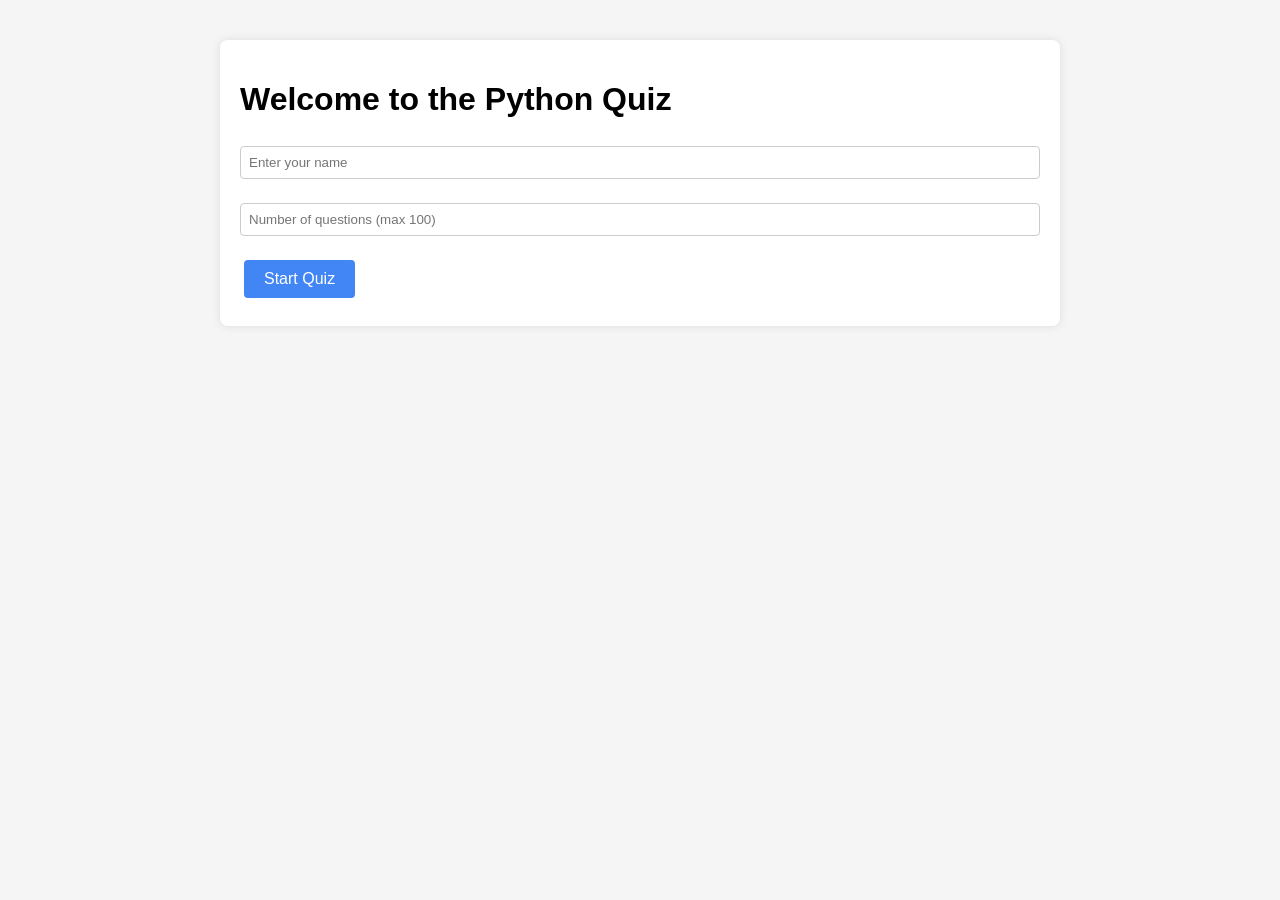
<file: python/index.html>
<!-- index.html -->
<!DOCTYPE html>
<html lang="en">
<head>
    <meta charset="UTF-8">
    <meta name="viewport" content="width=device-width, initial-scale=1.0">
    <title>Python Quiz</title>
    <link rel="stylesheet" href="style.css">
</head>
<body>
  <!-- Start Screen: Enter name and number of questions -->
  <div id="start-screen" class="centered-container">
    <h1>Welcome to the Python Quiz</h1>
    <input type="text" id="username" placeholder="Enter your name">
    <input type="number" id="numQuestions" placeholder="Number of questions (max 100)" min="1" max="100">
    <button id="start-btn">Start Quiz</button>
  </div>

  <!-- Quiz Container (initially hidden) -->
  <div id="quiz-container" class="centered-container hidden">
    <!-- Quiz questions will be injected here by script.js -->
  </div>

  <!-- Result Container (initially hidden) -->
  <div id="result-container" class="centered-container hidden">
    <!-- Results will be shown here after submission -->
  </div>

  <script src="script.js"></script>
</body>
</html>
</file>
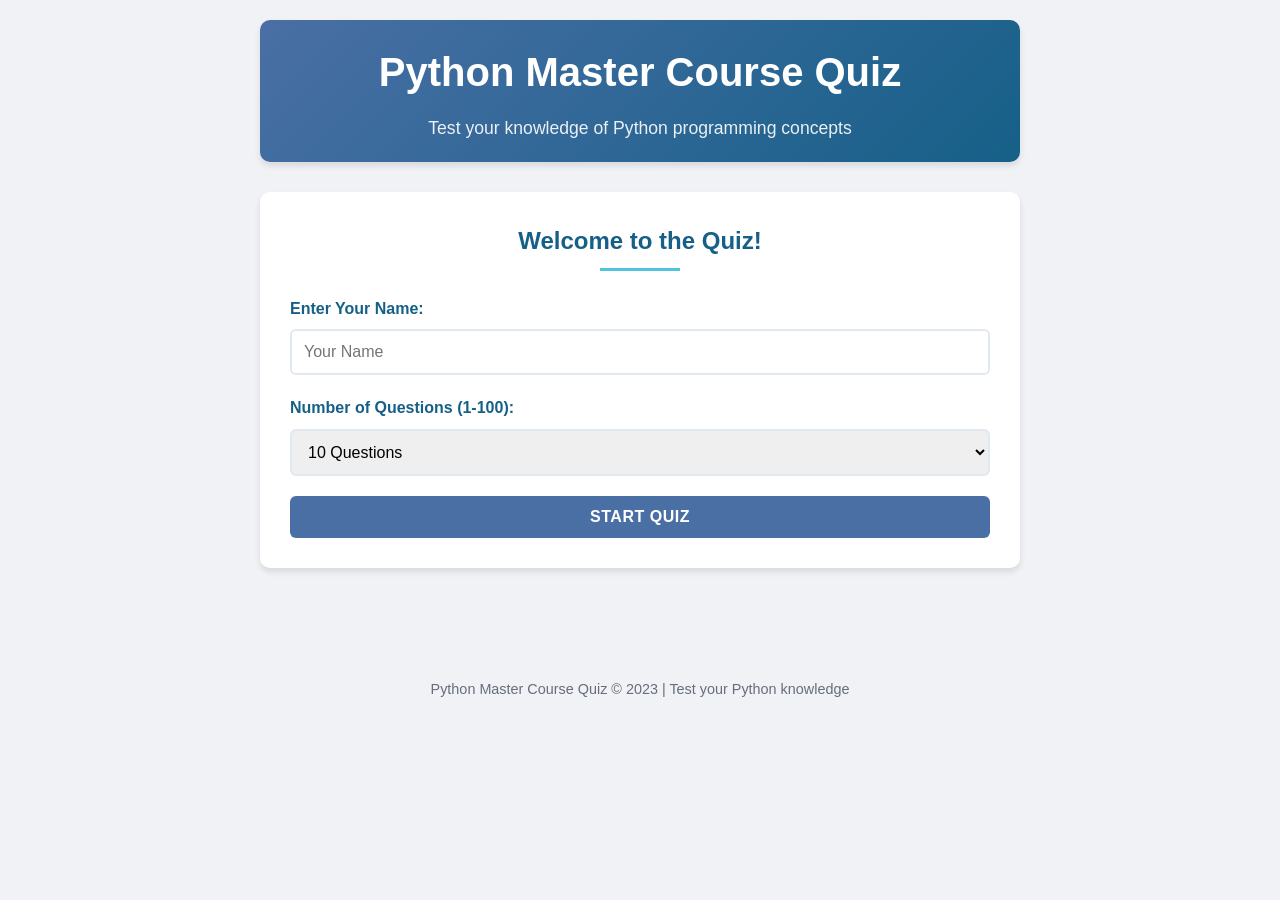
<file: deepseek_html_20250714_05b4f1.html>
<!DOCTYPE html>
<html lang="en">
<head>
    <meta charset="UTF-8">
    <meta name="viewport" content="width=device-width, initial-scale=1.0">
    <title>Python Master Course Quiz</title>
    <style>
        :root {
            --primary: #4a6fa5;
            --secondary: #166088;
            --accent: #4fc3dc;
            --light: #f5f7fa;
            --dark: #2d3748;
            --success: #48bb78;
            --danger: #e53e3e;
            --warning: #ed8936;
        }
        
        * {
            box-sizing: border-box;
            margin: 0;
            padding: 0;
            font-family: 'Segoe UI', Tahoma, Geneva, Verdana, sans-serif;
        }
        
        body {
            background-color: #f0f2f5;
            color: var(--dark);
            line-height: 1.6;
        }
        
        .container {
            max-width: 800px;
            margin: 0 auto;
            padding: 20px;
        }
        
        header {
            text-align: center;
            padding: 20px 0;
            background: linear-gradient(135deg, var(--primary), var(--secondary));
            color: white;
            border-radius: 10px;
            margin-bottom: 30px;
            box-shadow: 0 4px 6px rgba(0, 0, 0, 0.1);
        }
        
        header h1 {
            font-size: 2.5rem;
            margin-bottom: 10px;
        }
        
        header p {
            font-size: 1.1rem;
            opacity: 0.9;
        }
        
        .card {
            background: white;
            border-radius: 10px;
            box-shadow: 0 4px 6px rgba(0, 0, 0, 0.1);
            padding: 30px;
            margin-bottom: 30px;
        }
        
        .form-group {
            margin-bottom: 20px;
        }
        
        label {
            display: block;
            margin-bottom: 8px;
            font-weight: 600;
            color: var(--secondary);
        }
        
        input, select {
            width: 100%;
            padding: 12px;
            border: 2px solid #e2e8f0;
            border-radius: 6px;
            font-size: 1rem;
            transition: border-color 0.3s;
        }
        
        input:focus, select:focus {
            border-color: var(--accent);
            outline: none;
        }
        
        .btn {
            display: inline-block;
            background: var(--primary);
            color: white;
            border: none;
            padding: 12px 25px;
            font-size: 1rem;
            border-radius: 6px;
            cursor: pointer;
            transition: all 0.3s;
            font-weight: 600;
            text-transform: uppercase;
            letter-spacing: 0.5px;
        }
        
        .btn:hover {
            background: var(--secondary);
            transform: translateY(-2px);
            box-shadow: 0 4px 8px rgba(0, 0, 0, 0.1);
        }
        
        .btn-block {
            display: block;
            width: 100%;
            text-align: center;
        }
        
        .question-container {
            margin-bottom: 30px;
            padding-bottom: 20px;
            border-bottom: 1px solid #e2e8f0;
        }
        
        .question-container:last-child {
            border-bottom: none;
        }
        
        .question-text {
            font-size: 1.2rem;
            font-weight: 600;
            margin-bottom: 15px;
            color: var(--secondary);
        }
        
        .options-container {
            display: grid;
            grid-template-columns: 1fr;
            gap: 10px;
        }
        
        @media (min-width: 576px) {
            .options-container {
                grid-template-columns: 1fr 1fr;
            }
        }
        
        .option {
            padding: 15px;
            border: 2px solid #e2e8f0;
            border-radius: 8px;
            cursor: pointer;
            transition: all 0.2s;
        }
        
        .option:hover {
            background-color: #f8fafc;
            border-color: var(--accent);
        }
        
        .option.selected {
            background-color: #ebf8ff;
            border-color: var(--accent);
            font-weight: 600;
        }
        
        .result-summary {
            text-align: center;
            padding: 20px;
            border-radius: 10px;
            margin-bottom: 30px;
            background: linear-gradient(135deg, var(--primary), var(--secondary));
            color: white;
        }
        
        .result-score {
            font-size: 3rem;
            font-weight: 700;
            margin: 10px 0;
        }
        
        .result-message {
            font-size: 1.5rem;
            margin-bottom: 20px;
        }
        
        .review-container {
            margin-top: 20px;
        }
        
        .review-item {
            padding: 20px;
            border-radius: 8px;
            margin-bottom: 20px;
            background-color: white;
        }
        
        .correct {
            border-left: 4px solid var(--success);
        }
        
        .incorrect {
            border-left: 4px solid var(--danger);
        }
        
        .explanation {
            margin-top: 10px;
            padding: 15px;
            background-color: #f8fafc;
            border-radius: 6px;
            font-style: italic;
        }
        
        .progress-container {
            margin: 20px 0;
            background-color: #e2e8f0;
            border-radius: 10px;
            height: 12px;
            overflow: hidden;
        }
        
        .progress-bar {
            height: 100%;
            background: linear-gradient(90deg, var(--accent), var(--primary));
            border-radius: 10px;
            transition: width 0.5s;
        }
        
        .progress-text {
            text-align: center;
            font-weight: 600;
            margin-top: 10px;
            color: var(--secondary);
        }
        
        .hidden {
            display: none;
        }
        
        .section-title {
            text-align: center;
            margin-bottom: 25px;
            color: var(--secondary);
            position: relative;
            padding-bottom: 10px;
        }
        
        .section-title::after {
            content: '';
            position: absolute;
            bottom: 0;
            left: 50%;
            transform: translateX(-50%);
            width: 80px;
            height: 3px;
            background: var(--accent);
        }
        
        footer {
            text-align: center;
            margin-top: 40px;
            padding: 20px;
            color: var(--dark);
            font-size: 0.9rem;
            opacity: 0.7;
        }
    </style>
</head>
<body>
    <div class="container">
        <header>
            <h1>Python Master Course Quiz</h1>
            <p>Test your knowledge of Python programming concepts</p>
        </header>
        
        <!-- User Info Section -->
        <section id="user-info-section" class="card">
            <h2 class="section-title">Welcome to the Quiz!</h2>
            <div class="form-group">
                <label for="username">Enter Your Name:</label>
                <input type="text" id="username" placeholder="Your Name">
            </div>
            <div class="form-group">
                <label for="question-count">Number of Questions (1-100):</label>
                <select id="question-count">
                    <option value="10">10 Questions</option>
                    <option value="20">20 Questions</option>
                    <option value="30">30 Questions</option>
                    <option value="50">50 Questions</option>
                    <option value="100">100 Questions</option>
                </select>
            </div>
            <button id="start-btn" class="btn btn-block">Start Quiz</button>
        </section>
        
        <!-- Quiz Section -->
        <section id="quiz-section" class="hidden">
            <div class="progress-container">
                <div id="progress-bar" class="progress-bar"></div>
            </div>
            <p id="progress-text" class="progress-text">Question 1 of <span id="total-questions">10</span></p>
            
            <div id="quiz-container"></div>
            
            <div class="card">
                <button id="prev-btn" class="btn">Previous</button>
                <button id="next-btn" class="btn" style="float: right;">Next</button>
                <button id="submit-btn" class="btn btn-block hidden">Submit Quiz</button>
            </div>
        </section>
        
        <!-- Results Section -->
        <section id="results-section" class="hidden">
            <div class="result-summary">
                <h2>Quiz Results</h2>
                <p id="user-greeting">Congratulations, <span id="result-username"></span>!</p>
                <div class="result-score">
                    <span id="score">0</span>/<span id="total">10</span>
                </div>
                <p class="result-message" id="result-message">Keep practicing!</p>
            </div>
            
            <div class="card">
                <h2 class="section-title">Review Your Answers</h2>
                <div id="review-container"></div>
                <button id="restart-btn" class="btn btn-block">Take Quiz Again</button>
            </div>
        </section>
    </div>
    
    <footer>
        <p>Python Master Course Quiz &copy; 2023 | Test your Python knowledge</p>
    </footer>

    <script>
        // Quiz questions data
        const quizQuestions = [
            // Python Basics (5 questions)
            {
                question: "In which year was Python first released?",
                options: ["1989", "1991", "1995", "2000"],
                answer: 1,
                explanation: "Python was first released in February 1991 by Guido van Rossum."
            },
            {
                question: "What does PEP stand for in Python?",
                options: [
                    "Python Enhancement Proposal",
                    "Python Extension Package",
                    "Programming Enhancement Process",
                    "Python Execution Protocol"
                ],
                answer: 0,
                explanation: "PEP stands for Python Enhancement Proposal. PEP 8 is the official style guide for Python."
            },
            {
                question: "Which programming paradigms does Python support?",
                options: [
                    "Object-oriented only",
                    "Procedural only",
                    "Functional only",
                    "Procedural, object-oriented, and functional"
                ],
                answer: 3,
                explanation: "Python supports multiple programming paradigms including procedural, object-oriented, and functional programming."
            },
            {
                question: "What is the primary purpose of Python's Virtual Machine (PVM)?",
                options: [
                    "To compile Python code to machine code",
                    "To interpret bytecode and execute it",
                    "To manage Python packages",
                    "To optimize Python performance"
                ],
                answer: 1,
                explanation: "The Python Virtual Machine (PVM) interprets bytecode and executes it on the host machine."
            },
            {
                question: "What does 'Python is platform independent' mean?",
                options: [
                    "Python code runs only on Windows",
                    "Python code runs only on Linux",
                    "Python code can run on any operating system",
                    "Python requires specific hardware"
                ],
                answer: 2,
                explanation: "Platform independence means Python code can run on any operating system without modification."
            },
            
            // Variables and Data Types (5 questions)
            {
                question: "Which of these is NOT a valid variable name in Python?",
                options: ["my_var", "_counter", "123var", "user_name"],
                answer: 2,
                explanation: "Variable names cannot start with a number. '123var' is invalid."
            },
            {
                question: "What will be the output of: print(type(3.14))",
                options: ["<class 'int'>", "<class 'float'>", "<class 'decimal'>", "<class 'number'>"],
                answer: 1,
                explanation: "3.14 is a floating-point number, so type() returns <class 'float'>."
            },
            {
                question: "Which data type is immutable in Python?",
                options: ["List", "Dictionary", "Set", "Tuple"],
                answer: 3,
                explanation: "Tuples are immutable, meaning their elements cannot be changed after creation."
            },
            {
                question: "What does the LEGB rule refer to in Python?",
                options: [
                    "Loop Execution and Global Behavior",
                    "Local, Enclosing, Global, Built-in scopes",
                    "List Element Grouping Basis",
                    "Logical Expression and Grouping Blocks"
                ],
                answer: 1,
                explanation: "The LEGB rule defines the scope resolution order: Local, Enclosing, Global, Built-in."
            },
            {
                question: "What is the purpose of the 'global' keyword?",
                options: [
                    "To define a new global variable",
                    "To access a global variable inside a function",
                    "To make a variable accessible everywhere",
                    "To modify a global variable inside a function"
                ],
                answer: 3,
                explanation: "The 'global' keyword allows you to modify a global variable from within a function."
            },
            
            // Operators and Control Flow (5 questions)
            {
                question: "What is the output of: print(5 // 2)",
                options: ["2.5", "2", "3", "2.0"],
                answer: 1,
                explanation: "The // operator performs floor division, returning the integer quotient (5 ÷ 2 = 2)."
            },
            {
                question: "Which operator is used for exponentiation in Python?",
                options: ["^", "**", "^^", "exp()"],
                answer: 1,
                explanation: "The ** operator is used for exponentiation (e.g., 2**3 = 8)."
            },
            {
                question: "What is the purpose of the 'pass' statement?",
                options: [
                    "To terminate a loop",
                    "To skip the current iteration",
                    "To exit a function",
                    "To act as a placeholder"
                ],
                answer: 3,
                explanation: "The 'pass' statement is a null operation used as a placeholder where syntax requires a statement."
            },
            {
                question: "What does the 'in' keyword do?",
                options: [
                    "Checks if a value exists in a sequence",
                    "Creates a loop",
                    "Imports a module",
                    "Defines a function parameter"
                ],
                answer: 0,
                explanation: "The 'in' keyword checks for membership (e.g., if 'a' in 'apple' returns True)."
            },
            {
                question: "Which of these is the correct way to format a string with variables?",
                options: [
                    "print('Value: ' + str(x))",
                    "print(f'Value: {x}')",
                    "print('Value: %d' % x)",
                    "All of the above"
                ],
                answer: 3,
                explanation: "Python supports multiple string formatting methods, including concatenation, f-strings, and % formatting."
            },
            
            // Functions (5 questions)
            {
                question: "What is the correct way to define a function in Python?",
                options: [
                    "function my_func():",
                    "def my_func():",
                    "define my_func():",
                    "func my_func():"
                ],
                answer: 1,
                explanation: "Functions are defined using the 'def' keyword followed by the function name and parentheses."
            },
            {
                question: "What does *args allow you to do in a function?",
                options: [
                    "Accept keyword arguments",
                    "Accept a variable number of non-keyword arguments",
                    "Accept only integer arguments",
                    "Accept arguments from the command line"
                ],
                answer: 1,
                explanation: "*args allows a function to accept any number of non-keyword (positional) arguments."
            },
            {
                question: "What is the purpose of **kwargs in a function definition?",
                options: [
                    "To accept a variable number of keyword arguments",
                    "To accept only string arguments",
                    "To accept arguments from a dictionary",
                    "To accept a fixed number of arguments"
                ],
                answer: 0,
                explanation: "**kwargs allows a function to accept any number of keyword arguments as a dictionary."
            },
            {
                question: "Which keyword is used to return a value from a function?",
                options: ["return", "output", "result", "yield"],
                answer: 0,
                explanation: "The 'return' statement exits a function and optionally passes back a value to the caller."
            },
            {
                question: "What is a lambda function?",
                options: [
                    "A function that calls itself",
                    "A large, complex function",
                    "A small anonymous function",
                    "A function that never returns"
                ],
                answer: 2,
                explanation: "A lambda function is a small, anonymous function defined with the lambda keyword."
            },
            
            // Collections and Data Structures (5 questions)
            {
                question: "Which collection type does NOT allow duplicate elements?",
                options: ["List", "Tuple", "Set", "Dictionary"],
                answer: 2,
                explanation: "Sets are unordered collections of unique elements that do not allow duplicates."
            },
            {
                question: "How do you access a value in a dictionary?",
                options: [
                    "By index position",
                    "By key name",
                    "By value",
                    "By insertion order"
                ],
                answer: 1,
                explanation: "Dictionary values are accessed using their associated keys (e.g., my_dict['key'])."
            },
            {
                question: "Which method adds an element to the end of a list?",
                options: ["insert()", "add()", "push()", "append()"],
                answer: 3,
                explanation: "The append() method adds an element to the end of a list."
            },
            {
                question: "What is the main difference between lists and tuples?",
                options: [
                    "Lists are ordered, tuples are not",
                    "Lists are immutable, tuples are mutable",
                    "Lists are mutable, tuples are immutable",
                    "Lists can only store numbers"
                ],
                answer: 2,
                explanation: "The key difference is that lists are mutable (can be changed) while tuples are immutable (cannot be changed)."
            },
            {
                question: "How do you create an empty set?",
                options: [
                    "{}",
                    "set()",
                    "[]",
                    "new Set()"
                ],
                answer: 1,
                explanation: "An empty set is created using set(). {} creates an empty dictionary."
            },
            
            // OOP and Advanced Concepts (5 questions)
            {
                question: "In OOP, what is a class?",
                options: [
                    "A collection of functions",
                    "A blueprint for creating objects",
                    "A built-in data type",
                    "A special variable"
                ],
                answer: 1,
                explanation: "A class is a blueprint for creating objects that defines their properties and behaviors."
            },
            {
                question: "What is the correct way to define a class in Python?",
                options: [
                    "class MyClass:",
                    "define MyClass:",
                    "object MyClass:",
                    "new class MyClass:"
                ],
                answer: 0,
                explanation: "Classes are defined using the 'class' keyword followed by the class name and a colon."
            },
            {
                question: "What does the __init__ method do?",
                options: [
                    "Initializes the class definition",
                    "Destroys the object",
                    "Initializes a new object instance",
                    "Imports class dependencies"
                ],
                answer: 2,
                explanation: "The __init__ method is the constructor that initializes a new object when it's created."
            },
            {
                question: "Which of these is a popular Python web framework?",
                options: ["Flask", "Pandas", "NumPy", "TensorFlow"],
                answer: 0,
                explanation: "Flask is a lightweight Python web framework. Pandas, NumPy, and TensorFlow are for data analysis and machine learning."
            },
            {
                question: "What does sys.argv do?",
                options: [
                    "Accesses system variables",
                    "Reads command-line arguments",
                    "Manages virtual environments",
                    "Imports modules"
                ],
                answer: 1,
                explanation: "sys.argv is a list in Python that contains the command-line arguments passed to the script."
            }
        ];

        // Application state
        let currentState = {
            username: '',
            questionCount: 10,
            currentQuestionIndex: 0,
            userAnswers: [],
            quizStarted: false
        };

        // DOM Elements
        const userInfoSection = document.getElementById('user-info-section');
        const quizSection = document.getElementById('quiz-section');
        const resultsSection = document.getElementById('results-section');
        const usernameInput = document.getElementById('username');
        const questionCountSelect = document.getElementById('question-count');
        const startBtn = document.getElementById('start-btn');
        const quizContainer = document.getElementById('quiz-container');
        const prevBtn = document.getElementById('prev-btn');
        const nextBtn = document.getElementById('next-btn');
        const submitBtn = document.getElementById('submit-btn');
        const progressBar = document.getElementById('progress-bar');
        const progressText = document.getElementById('progress-text');
        const totalQuestionsSpan = document.getElementById('total-questions');
        const reviewContainer = document.getElementById('review-container');
        const resultUsername = document.getElementById('result-username');
        const scoreSpan = document.getElementById('score');
        const totalSpan = document.getElementById('total');
        const resultMessage = document.getElementById('result-message');
        const restartBtn = document.getElementById('restart-btn');

        // Event Listeners
        startBtn.addEventListener('click', startQuiz);
        prevBtn.addEventListener('click', showPreviousQuestion);
        nextBtn.addEventListener('click', showNextQuestion);
        submitBtn.addEventListener('click', showResults);
        restartBtn.addEventListener('click', restartQuiz);

        // Initialize application
        function init() {
            // Initialize with default state
            currentState.userAnswers = Array(quizQuestions.length).fill(null);
        }

        // Start the quiz
        function startQuiz() {
            const username = usernameInput.value.trim();
            const questionCount = parseInt(questionCountSelect.value);
            
            if (!username) {
                alert('Please enter your name');
                return;
            }
            
            currentState.username = username;
            currentState.questionCount = questionCount;
            currentState.currentQuestionIndex = 0;
            currentState.quizStarted = true;
            
            // Initialize user answers array
            currentState.userAnswers = Array(questionCount).fill(null);
            
            // Update UI
            userInfoSection.classList.add('hidden');
            quizSection.classList.remove('hidden');
            
            // Initialize progress bar
            totalQuestionsSpan.textContent = questionCount;
            updateProgressBar();
            
            // Show first question
            showQuestion(currentState.currentQuestionIndex);
        }

        // Show a specific question
        function showQuestion(index) {
            const questionCount = currentState.questionCount;
            
            // Get the question to display (using modulo to loop through questions)
            const question = quizQuestions[index % quizQuestions.length];
            
            // Update navigation buttons
            prevBtn.disabled = (index === 0);
            nextBtn.disabled = (index === questionCount - 1);
            submitBtn.classList.toggle('hidden', index !== questionCount - 1);
            
            // Update progress text
            progressText.textContent = `Question ${index + 1} of ${questionCount}`;
            
            // Create question HTML
            let questionHTML = `
                <div class="card">
                    <div class="question-container">
                        <div class="question-text">${index + 1}. ${question.question}</div>
                        <div class="options-container">
            `;
            
            // Add options
            question.options.forEach((option, i) => {
                const isSelected = currentState.userAnswers[index] === i;
                questionHTML += `
                    <div class="option ${isSelected ? 'selected' : ''}" data-index="${i}">
                        ${String.fromCharCode(65 + i)}. ${option}
                    </div>
                `;
            });
            
            questionHTML += `
                        </div>
                    </div>
                </div>
            `;
            
            quizContainer.innerHTML = questionHTML;
            
            // Add event listeners to options
            document.querySelectorAll('.option').forEach(option => {
                option.addEventListener('click', () => {
                    // Remove selection from other options
                    document.querySelectorAll('.option').forEach(opt => {
                        opt.classList.remove('selected');
                    });
                    
                    // Add selection to clicked option
                    option.classList.add('selected');
                    
                    // Save answer
                    const answerIndex = parseInt(option.getAttribute('data-index'));
                    currentState.userAnswers[index] = answerIndex;
                });
            });
            
            updateProgressBar();
        }

        // Update progress bar
        function updateProgressBar() {
            const answeredCount = currentState.userAnswers.filter(a => a !== null).length;
            const total = currentState.questionCount;
            const percentage = (answeredCount / total) * 100;
            
            progressBar.style.width = `${percentage}%`;
        }

        // Show previous question
        function showPreviousQuestion() {
            if (currentState.currentQuestionIndex > 0) {
                currentState.currentQuestionIndex--;
                showQuestion(currentState.currentQuestionIndex);
            }
        }

        // Show next question
        function showNextQuestion() {
            if (currentState.currentQuestionIndex < currentState.questionCount - 1) {
                currentState.currentQuestionIndex++;
                showQuestion(currentState.currentQuestionIndex);
            }
        }

        // Show results
        function showResults() {
            // Calculate score
            let score = 0;
            
            for (let i = 0; i < currentState.questionCount; i++) {
                const question = quizQuestions[i % quizQuestions.length];
                if (currentState.userAnswers[i] === question.answer) {
                    score++;
                }
            }
            
            // Update UI
            quizSection.classList.add('hidden');
            resultsSection.classList.remove('hidden');
            
            resultUsername.textContent = currentState.username;
            scoreSpan.textContent = score;
            totalSpan.textContent = currentState.questionCount;
            
            // Set result message
            const percentage = (score / currentState.questionCount) * 100;
            if (percentage >= 90) {
                resultMessage.textContent = "Excellent! You're a Python Master!";
            } else if (percentage >= 70) {
                resultMessage.textContent = "Great job! You have strong Python knowledge!";
            } else if (percentage >= 50) {
                resultMessage.textContent = "Good effort! Keep learning and practicing!";
            } else {
                resultMessage.textContent = "Keep practicing! Review the concepts and try again!";
            }
            
            // Show review of answers
            let reviewHTML = '';
            
            for (let i = 0; i < currentState.questionCount; i++) {
                const question = quizQuestions[i % quizQuestions.length];
                const userAnswerIndex = currentState.userAnswers[i];
                const isCorrect = userAnswerIndex === question.answer;
                
                reviewHTML += `
                    <div class="review-item ${isCorrect ? 'correct' : 'incorrect'}">
                        <div class="question-text">${i + 1}. ${question.question}</div>
                        <p><strong>Your answer:</strong> ${userAnswerIndex !== null ? 
                            String.fromCharCode(65 + userAnswerIndex) + '. ' + question.options[userAnswerIndex] : 
                            'No answer'}</p>
                        <p><strong>Correct answer:</strong> ${String.fromCharCode(65 + question.answer)}. ${question.options[question.answer]}</p>
                        <div class="explanation">${question.explanation}</div>
                    </div>
                `;
            }
            
            reviewContainer.innerHTML = reviewHTML;
        }

        // Restart quiz
        function restartQuiz() {
            resultsSection.classList.add('hidden');
            userInfoSection.classList.remove('hidden');
            
            // Reset state
            currentState.username = '';
            currentState.questionCount = 10;
            currentState.currentQuestionIndex = 0;
            currentState.userAnswers = [];
            currentState.quizStarted = false;
            
            // Reset form
            usernameInput.value = '';
            questionCountSelect.value = '10';
        }

        // Initialize the application
        init();
    </script>
</body>
</html>
</file>
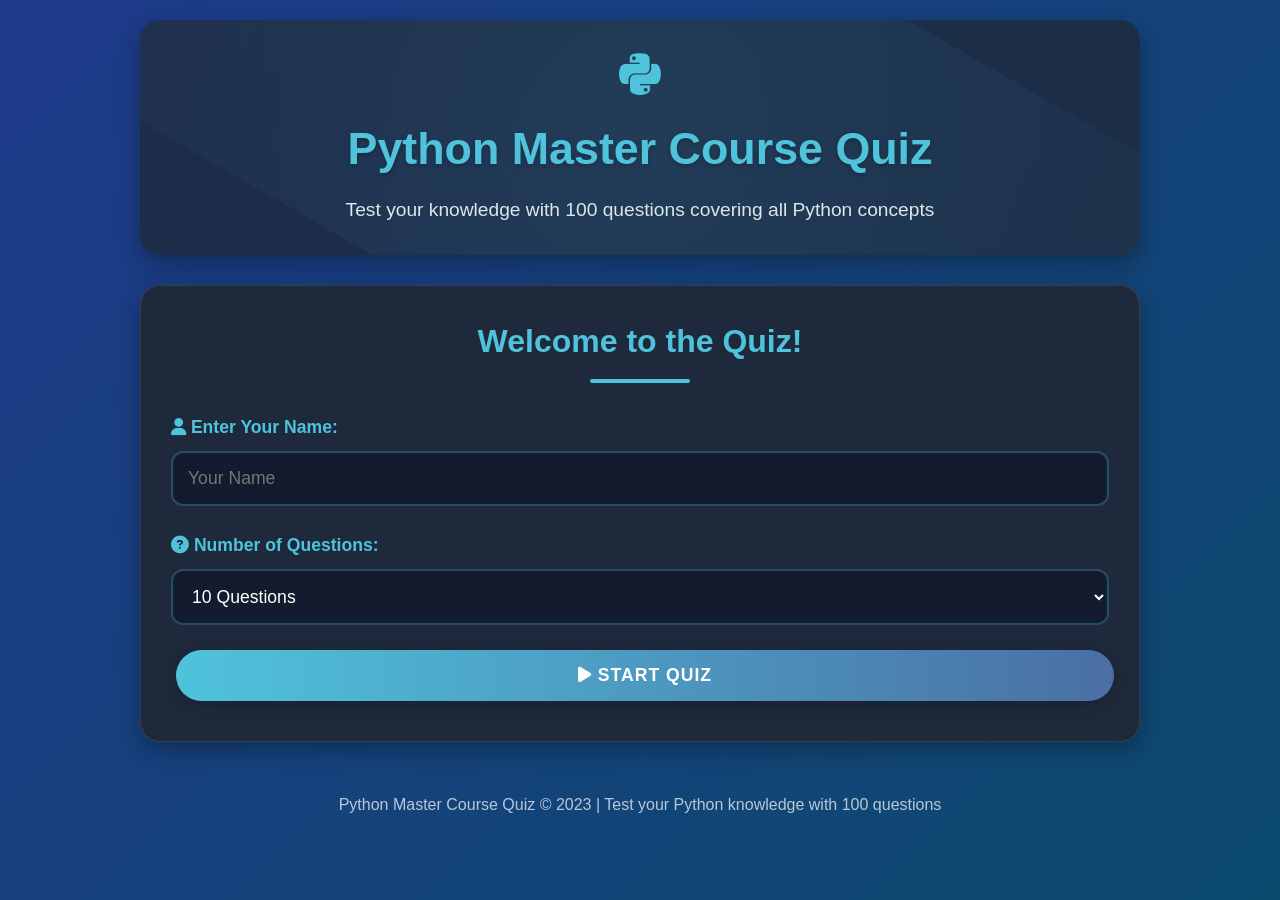
<file: deepseek_html_20250714_d97f16.html>
<!DOCTYPE html>
<html lang="en">
<head>
    <meta charset="UTF-8">
    <meta name="viewport" content="width=device-width, initial-scale=1.0">
    <title>Python Master Course Quiz</title>
    <link rel="stylesheet" href="https://cdnjs.cloudflare.com/ajax/libs/font-awesome/6.4.0/css/all.min.css">
    <style>
        * {
            margin: 0;
            padding: 0;
            box-sizing: border-box;
            font-family: 'Segoe UI', Tahoma, Geneva, Verdana, sans-serif;
        }
        
        :root {
            --primary: #4a6fa5;
            --secondary: #166088;
            --accent: #4fc3dc;
            --light: #f5f7fa;
            --dark: #1e293b;
            --success: #48bb78;
            --danger: #e53e3e;
            --warning: #ed8936;
            --background: #0f172a;
            --card-bg: #1e293b;
        }
        
        body {
            background: linear-gradient(135deg, #1e3a8a, #0c4a6e);
            color: var(--light);
            min-height: 100vh;
            padding: 20px;
            line-height: 1.6;
        }
        
        .container {
            max-width: 1000px;
            margin: 0 auto;
        }
        
        header {
            text-align: center;
            padding: 30px 20px;
            background: rgba(30, 41, 59, 0.8);
            border-radius: 20px;
            margin-bottom: 30px;
            box-shadow: 0 10px 25px rgba(0, 0, 0, 0.3);
            position: relative;
            overflow: hidden;
        }
        
        header::before {
            content: "";
            position: absolute;
            top: -50%;
            left: -50%;
            width: 200%;
            height: 200%;
            background: radial-gradient(circle, rgba(79, 195, 220, 0.1) 0%, rgba(79, 195, 220, 0) 70%);
            transform: rotate(30deg);
        }
        
        header h1 {
            font-size: 2.8rem;
            margin-bottom: 10px;
            color: var(--accent);
            text-shadow: 0 2px 4px rgba(0, 0, 0, 0.3);
        }
        
        header p {
            font-size: 1.2rem;
            max-width: 600px;
            margin: 0 auto;
            color: rgba(255, 255, 255, 0.9);
        }
        
        .python-icon {
            font-size: 3rem;
            color: var(--accent);
            margin-bottom: 15px;
            display: block;
        }
        
        .card {
            background: var(--card-bg);
            border-radius: 20px;
            padding: 30px;
            margin-bottom: 30px;
            box-shadow: 0 8px 25px rgba(0, 0, 0, 0.3);
            border: 1px solid rgba(255, 255, 255, 0.1);
        }
        
        .section-title {
            text-align: center;
            margin-bottom: 30px;
            color: var(--accent);
            font-size: 2rem;
            position: relative;
            padding-bottom: 15px;
        }
        
        .section-title::after {
            content: '';
            position: absolute;
            bottom: 0;
            left: 50%;
            transform: translateX(-50%);
            width: 100px;
            height: 4px;
            background: var(--accent);
            border-radius: 2px;
        }
        
        .form-group {
            margin-bottom: 25px;
        }
        
        label {
            display: block;
            margin-bottom: 10px;
            font-weight: 600;
            color: var(--accent);
            font-size: 1.1rem;
        }
        
        input, select {
            width: 100%;
            padding: 15px;
            background: rgba(15, 23, 42, 0.7);
            border: 2px solid rgba(79, 195, 220, 0.3);
            border-radius: 12px;
            color: white;
            font-size: 1.1rem;
            transition: all 0.3s;
        }
        
        input:focus, select:focus {
            border-color: var(--accent);
            outline: none;
            box-shadow: 0 0 0 3px rgba(79, 195, 220, 0.3);
        }
        
        .btn {
            display: inline-block;
            background: linear-gradient(90deg, var(--accent), var(--primary));
            color: white;
            border: none;
            padding: 15px 30px;
            font-size: 1.1rem;
            border-radius: 50px;
            cursor: pointer;
            transition: all 0.3s;
            font-weight: 600;
            text-transform: uppercase;
            letter-spacing: 1px;
            margin: 10px 5px;
            box-shadow: 0 4px 15px rgba(0, 0, 0, 0.2);
        }
        
        .btn:hover {
            transform: translateY(-3px);
            box-shadow: 0 6px 20px rgba(0, 0, 0, 0.3);
        }
        
        .btn:active {
            transform: translateY(-1px);
        }
        
        .btn-block {
            display: block;
            width: 100%;
            text-align: center;
        }
        
        .btn-success {
            background: linear-gradient(90deg, var(--success), #2f855a);
        }
        
        .btn-warning {
            background: linear-gradient(90deg, var(--warning), #c05621);
        }
        
        #quiz-section {
            display: none;
        }
        
        #results-section {
            display: none;
        }
        
        .progress-container {
            margin: 20px 0;
            background: rgba(255, 255, 255, 0.1);
            border-radius: 10px;
            height: 15px;
            overflow: hidden;
        }
        
        .progress-bar {
            height: 100%;
            background: linear-gradient(90deg, var(--accent), var(--primary));
            border-radius: 10px;
            transition: width 0.5s;
            box-shadow: 0 0 10px rgba(79, 195, 220, 0.5);
        }
        
        .progress-text {
            text-align: center;
            font-weight: 600;
            margin-top: 15px;
            color: var(--accent);
            font-size: 1.1rem;
        }
        
        .question-container {
            margin-bottom: 30px;
        }
        
        .question-header {
            display: flex;
            justify-content: space-between;
            align-items: center;
            margin-bottom: 20px;
            padding-bottom: 15px;
            border-bottom: 1px solid rgba(255, 255, 255, 0.1);
        }
        
        .question-text {
            font-size: 1.3rem;
            font-weight: 600;
            color: white;
            line-height: 1.5;
            flex: 1;
        }
        
        .timer {
            background: var(--secondary);
            color: white;
            padding: 8px 15px;
            border-radius: 20px;
            font-weight: bold;
            font-size: 1.1rem;
            min-width: 90px;
            text-align: center;
        }
        
        .options-container {
            display: grid;
            grid-template-columns: 1fr;
            gap: 15px;
        }
        
        @media (min-width: 768px) {
            .options-container {
                grid-template-columns: 1fr 1fr;
            }
        }
        
        .option {
            padding: 18px 20px;
            border: 2px solid rgba(79, 195, 220, 0.3);
            border-radius: 12px;
            cursor: pointer;
            transition: all 0.2s;
            background: rgba(15, 23, 42, 0.5);
            color: var(--light);
            font-size: 1.1rem;
            display: flex;
            align-items: center;
        }
        
        .option:hover {
            background: rgba(26, 51, 85, 0.5);
            border-color: var(--accent);
        }
        
        .option.selected {
            background: rgba(26, 51, 85, 0.8);
            border-color: var(--accent);
            font-weight: 600;
            box-shadow: 0 0 15px rgba(79, 195, 220, 0.3);
        }
        
        .option-prefix {
            background: var(--primary);
            width: 35px;
            height: 35px;
            border-radius: 50%;
            display: flex;
            align-items: center;
            justify-content: center;
            margin-right: 15px;
            font-weight: bold;
        }
        
        .result-summary {
            text-align: center;
            padding: 30px;
            border-radius: 15px;
            margin-bottom: 30px;
            background: linear-gradient(135deg, var(--primary), var(--secondary));
            position: relative;
            overflow: hidden;
        }
        
        .result-summary::before {
            content: "";
            position: absolute;
            top: 0;
            left: 0;
            right: 0;
            bottom: 0;
            background: radial-gradient(circle at center, rgba(255,255,255,0.1) 0%, rgba(255,255,255,0) 70%);
        }
        
        .result-score {
            font-size: 4rem;
            font-weight: 800;
            margin: 15px 0;
            color: white;
            text-shadow: 0 2px 10px rgba(0,0,0,0.3);
        }
        
        .result-message {
            font-size: 1.8rem;
            margin-bottom: 20px;
            font-weight: 600;
        }
        
        .stats {
            display: flex;
            justify-content: space-around;
            flex-wrap: wrap;
            margin: 30px 0;
        }
        
        .stat-box {
            background: rgba(15, 23, 42, 0.7);
            padding: 20px;
            border-radius: 15px;
            text-align: center;
            margin: 10px;
            flex: 1;
            min-width: 150px;
            border: 1px solid rgba(79, 195, 220, 0.3);
        }
        
        .stat-value {
            font-size: 2.5rem;
            font-weight: 700;
            margin: 10px 0;
            color: var(--accent);
        }
        
        .stat-label {
            font-size: 1.1rem;
            color: rgba(255, 255, 255, 0.8);
        }
        
        .review-container {
            margin-top: 20px;
        }
        
        .review-item {
            padding: 25px;
            border-radius: 15px;
            margin-bottom: 25px;
            background: rgba(30, 41, 59, 0.7);
            position: relative;
            overflow: hidden;
            border: 1px solid rgba(255, 255, 255, 0.1);
        }
        
        .review-item::before {
            content: "";
            position: absolute;
            top: 0;
            left: 0;
            width: 5px;
            height: 100%;
        }
        
        .review-item.correct::before {
            background: var(--success);
        }
        
        .review-item.incorrect::before {
            background: var(--danger);
        }
        
        .explanation {
            margin-top: 20px;
            padding: 20px;
            background: rgba(15, 23, 42, 0.5);
            border-radius: 12px;
            border-left: 3px solid var(--accent);
        }
        
        footer {
            text-align: center;
            margin-top: 30px;
            padding: 20px;
            color: rgba(255, 255, 255, 0.7);
            font-size: 1rem;
        }
        
        @media (max-width: 768px) {
            header h1 {
                font-size: 2.2rem;
            }
            
            .section-title {
                font-size: 1.8rem;
            }
            
            .result-score {
                font-size: 3rem;
            }
            
            .result-message {
                font-size: 1.5rem;
            }
            
            .card {
                padding: 20px;
            }
        }
    </style>
</head>
<body>
    <div class="container">
        <header>
            <i class="fab fa-python python-icon"></i>
            <h1>Python Master Course Quiz</h1>
            <p>Test your knowledge with 100 questions covering all Python concepts</p>
        </header>
        
        <!-- User Info Section -->
        <section id="user-info-section" class="card">
            <h2 class="section-title">Welcome to the Quiz!</h2>
            <div class="form-group">
                <label for="username"><i class="fas fa-user"></i> Enter Your Name:</label>
                <input type="text" id="username" placeholder="Your Name">
            </div>
            <div class="form-group">
                <label for="question-count"><i class="fas fa-question-circle"></i> Number of Questions:</label>
                <select id="question-count">
                    <option value="10">10 Questions</option>
                    <option value="20">20 Questions</option>
                    <option value="30">30 Questions</option>
                    <option value="50">50 Questions</option>
                    <option value="100">100 Questions</option>
                </select>
            </div>
            <button id="start-btn" class="btn btn-block">
                <i class="fas fa-play"></i> Start Quiz
            </button>
        </section>
        
        <!-- Quiz Section -->
        <section id="quiz-section" class="card">
            <div class="progress-container">
                <div id="progress-bar" class="progress-bar"></div>
            </div>
            <p id="progress-text" class="progress-text">Question 1 of <span id="total-questions">10</span></p>
            
            <div class="question-container">
                <div class="question-header">
                    <div class="question-text" id="question-text">Loading question...</div>
                    <div class="timer" id="timer">60s</div>
                </div>
                <div class="options-container" id="options-container">
                    <!-- Options will be inserted here -->
                </div>
            </div>
            
            <div>
                <button id="prev-btn" class="btn">
                    <i class="fas fa-arrow-left"></i> Previous
                </button>
                <button id="next-btn" class="btn" style="float: right;">
                    Next <i class="fas fa-arrow-right"></i>
                </button>
                <button id="submit-btn" class="btn btn-block btn-success">
                    <i class="fas fa-paper-plane"></i> Submit Quiz
                </button>
            </div>
        </section>
        
        <!-- Results Section -->
        <section id="results-section" class="card">
            <div class="result-summary">
                <h2>Quiz Results</h2>
                <p id="user-greeting">Congratulations, <span id="result-username"></span>!</p>
                <div class="result-score">
                    <span id="score">0</span>/<span id="total">10</span>
                </div>
                <p class="result-message" id="result-message">Keep practicing!</p>
                
                <div class="stats">
                    <div class="stat-box">
                        <div class="stat-label">Correct Answers</div>
                        <div class="stat-value" id="correct-answers">0</div>
                    </div>
                    <div class="stat-box">
                        <div class="stat-label">Your Score</div>
                        <div class="stat-value" id="percentage">0%</div>
                    </div>
                    <div class="stat-box">
                        <div class="stat-label">Time Taken</div>
                        <div class="stat-value" id="time-taken">0s</div>
                    </div>
                </div>
            </div>
            
            <div>
                <h2 class="section-title">Review Your Answers</h2>
                <div id="review-container"></div>
                <button id="restart-btn" class="btn btn-block btn-warning">
                    <i class="fas fa-redo"></i> Take Quiz Again
                </button>
            </div>
        </section>
    </div>
    
    <footer>
        <p>Python Master Course Quiz &copy; 2023 | Test your Python knowledge with 100 questions</p>
    </footer>

    <script>
        // Python Master Course Quiz Questions (100 questions)
        const questions = [
            {
                question: "In which year was Python first released?",
                options: ["1989", "1991", "1995", "2000"],
                answer: 1,
                explanation: "Python was first released in February 1991 by Guido van Rossum."
            },
            {
                question: "What does PEP stand for in Python?",
                options: [
                    "Python Enhancement Proposal",
                    "Python Extension Package",
                    "Programming Enhancement Process",
                    "Python Execution Protocol"
                ],
                answer: 0,
                explanation: "PEP stands for Python Enhancement Proposal. PEP 8 is the official style guide for Python."
            },
            {
                question: "Which programming paradigms does Python support?",
                options: [
                    "Object-oriented only",
                    "Procedural only",
                    "Functional only",
                    "Procedural, object-oriented, and functional"
                ],
                answer: 3,
                explanation: "Python supports multiple programming paradigms including procedural, object-oriented, and functional programming."
            },
            {
                question: "What is the primary purpose of Python's Virtual Machine (PVM)?",
                options: [
                    "To compile Python code to machine code",
                    "To interpret bytecode and execute it",
                    "To manage Python packages",
                    "To optimize Python performance"
                ],
                answer: 1,
                explanation: "The Python Virtual Machine (PVM) interprets bytecode and executes it on the host machine."
            },
            {
                question: "What does 'Python is platform independent' mean?",
                options: [
                    "Python code runs only on Windows",
                    "Python code runs only on Linux",
                    "Python code can run on any operating system",
                    "Python requires specific hardware"
                ],
                answer: 2,
                explanation: "Platform independence means Python code can run on any operating system without modification."
            },
            {
                question: "Which of these is NOT a valid variable name in Python?",
                options: ["my_var", "_counter", "123var", "user_name"],
                answer: 2,
                explanation: "Variable names cannot start with a number. '123var' is invalid."
            },
            {
                question: "What will be the output of: print(type(3.14))",
                options: ["<class 'int'>", "<class 'float'>", "<class 'decimal'>", "<class 'number'>"],
                answer: 1,
                explanation: "3.14 is a floating-point number, so type() returns <class 'float'>."
            },
            {
                question: "Which data type is immutable in Python?",
                options: ["List", "Dictionary", "Set", "Tuple"],
                answer: 3,
                explanation: "Tuples are immutable, meaning their elements cannot be changed after creation."
            },
            {
                question: "What does the LEGB rule refer to in Python?",
                options: [
                    "Loop Execution and Global Behavior",
                    "Local, Enclosing, Global, Built-in scopes",
                    "List Element Grouping Basis",
                    "Logical Expression and Grouping Blocks"
                ],
                answer: 1,
                explanation: "The LEGB rule defines the scope resolution order: Local, Enclosing, Global, Built-in."
            },
            {
                question: "What is the purpose of the 'global' keyword?",
                options: [
                    "To define a new global variable",
                    "To access a global variable inside a function",
                    "To make a variable accessible everywhere",
                    "To modify a global variable inside a function"
                ],
                answer: 3,
                explanation: "The 'global' keyword allows you to modify a global variable from within a function."
            },
            {
                question: "What is the output of: print(5 // 2)",
                options: ["2.5", "2", "3", "2.0"],
                answer: 1,
                explanation: "The // operator performs floor division, returning the integer quotient (5 ÷ 2 = 2)."
            },
            {
                question: "Which operator is used for exponentiation in Python?",
                options: ["^", "**", "^^", "exp()"],
                answer: 1,
                explanation: "The ** operator is used for exponentiation (e.g., 2**3 = 8)."
            },
            {
                question: "What is the purpose of the 'pass' statement?",
                options: [
                    "To terminate a loop",
                    "To skip the current iteration",
                    "To exit a function",
                    "To act as a placeholder"
                ],
                answer: 3,
                explanation: "The 'pass' statement is a null operation used as a placeholder where syntax requires a statement."
            },
            {
                question: "What does the 'in' keyword do?",
                options: [
                    "Checks if a value exists in a sequence",
                    "Creates a loop",
                    "Imports a module",
                    "Defines a function parameter"
                ],
                answer: 0,
                explanation: "The 'in' keyword checks for membership (e.g., if 'a' in 'apple' returns True)."
            },
            {
                question: "Which of these is the correct way to format a string with variables?",
                options: [
                    "print('Value: ' + str(x))",
                    "print(f'Value: {x}')",
                    "print('Value: %d' % x)",
                    "All of the above"
                ],
                answer: 3,
                explanation: "Python supports multiple string formatting methods, including concatenation, f-strings, and % formatting."
            },
            {
                question: "What is the correct way to define a function in Python?",
                options: [
                    "function my_func():",
                    "def my_func():",
                    "define my_func():",
                    "func my_func():"
                ],
                answer: 1,
                explanation: "Functions are defined using the 'def' keyword followed by the function name and parentheses."
            },
            {
                question: "What does *args allow you to do in a function?",
                options: [
                    "Accept keyword arguments",
                    "Accept a variable number of non-keyword arguments",
                    "Accept only integer arguments",
                    "Accept arguments from the command line"
                ],
                answer: 1,
                explanation: "*args allows a function to accept any number of non-keyword (positional) arguments."
            },
            {
                question: "What is the purpose of **kwargs in a function definition?",
                options: [
                    "To accept a variable number of keyword arguments",
                    "To accept only string arguments",
                    "To accept arguments from a dictionary",
                    "To accept a fixed number of arguments"
                ],
                answer: 0,
                explanation: "**kwargs allows a function to accept any number of keyword arguments as a dictionary."
            },
            {
                question: "Which keyword is used to return a value from a function?",
                options: ["return", "output", "result", "yield"],
                answer: 0,
                explanation: "The 'return' statement exits a function and optionally passes back a value to the caller."
            },
            {
                question: "What is a lambda function?",
                options: [
                    "A function that calls itself",
                    "A large, complex function",
                    "A small anonymous function",
                    "A function that never returns"
                ],
                answer: 2,
                explanation: "A lambda function is a small, anonymous function defined with the lambda keyword."
            },
            {
                question: "Which collection type does NOT allow duplicate elements?",
                options: ["List", "Tuple", "Set", "Dictionary"],
                answer: 2,
                explanation: "Sets are unordered collections of unique elements that do not allow duplicates."
            },
            {
                question: "How do you access a value in a dictionary?",
                options: [
                    "By index position",
                    "By key name",
                    "By value",
                    "By insertion order"
                ],
                answer: 1,
                explanation: "Dictionary values are accessed using their associated keys (e.g., my_dict['key'])."
            },
            {
                question: "Which method adds an element to the end of a list?",
                options: ["insert()", "add()", "push()", "append()"],
                answer: 3,
                explanation: "The append() method adds an element to the end of a list."
            },
            {
                question: "What is the main difference between lists and tuples?",
                options: [
                    "Lists are ordered, tuples are not",
                    "Lists are immutable, tuples are mutable",
                    "Lists are mutable, tuples are immutable",
                    "Lists can only store numbers"
                ],
                answer: 2,
                explanation: "The key difference is that lists are mutable (can be changed) while tuples are immutable (cannot be changed)."
            },
            {
                question: "How do you create an empty set?",
                options: ["{}", "set()", "[]", "new Set()"],
                answer: 1,
                explanation: "An empty set is created using set(). {} creates an empty dictionary."
            },
            {
                question: "In OOP, what is a class?",
                options: [
                    "A collection of functions",
                    "A blueprint for creating objects",
                    "A built-in data type",
                    "A special variable"
                ],
                answer: 1,
                explanation: "A class is a blueprint for creating objects that defines their properties and behaviors."
            },
            {
                question: "What is the correct way to define a class in Python?",
                options: [
                    "class MyClass:",
                    "define MyClass:",
                    "object MyClass:",
                    "new class MyClass:"
                ],
                answer: 0,
                explanation: "Classes are defined using the 'class' keyword followed by the class name and a colon."
            },
            {
                question: "What does the __init__ method do?",
                options: [
                    "Initializes the class definition",
                    "Destroys the object",
                    "Initializes a new object instance",
                    "Imports class dependencies"
                ],
                answer: 2,
                explanation: "The __init__ method is the constructor that initializes a new object when it's created."
            },
            {
                question: "Which of these is a popular Python web framework?",
                options: ["Flask", "Pandas", "NumPy", "TensorFlow"],
                answer: 0,
                explanation: "Flask is a lightweight Python web framework. Pandas, NumPy, and TensorFlow are for data analysis and machine learning."
            },
            {
                question: "What does sys.argv do?",
                options: [
                    "Accesses system variables",
                    "Reads command-line arguments",
                    "Manages virtual environments",
                    "Imports modules"
                ],
                answer: 1,
                explanation: "sys.argv is a list in Python that contains the command-line arguments passed to the script."
            },
            {
                question: "Which of these is NOT a Python framework?",
                options: ["Django", "Flask", "Pyramid", "Jango"],
                answer: 3,
                explanation: "Django, Flask, and Pyramid are Python web frameworks. Jango is not a real framework."
            },
            {
                question: "What is the primary use of NumPy?",
                options: [
                    "Web development",
                    "Data analysis",
                    "Numerical computing",
                    "Game development"
                ],
                answer: 2,
                explanation: "NumPy is a library for numerical computing in Python, providing support for arrays and matrices."
            },
            {
                question: "Which of these companies uses Python?",
                options: ["Google", "Facebook", "Netflix", "All of the above"],
                answer: 3,
                explanation: "Python is widely used at Google, Facebook, Netflix, and many other major tech companies."
            },
            {
                question: "What is the correct way to open a file in Python?",
                options: [
                    "open('file.txt', 'r')",
                    "file.open('file.txt')",
                    "read_file('file.txt')",
                    "open_file('file.txt')"
                ],
                answer: 0,
                explanation: "The built-in open() function is used to open files in Python."
            },
            {
                question: "Which of these is a Python testing framework?",
                options: ["JUnit", "pytest", "Mocha", "RSpec"],
                answer: 1,
                explanation: "pytest is a popular testing framework for Python."
            },
            {
                question: "What is the output of: print(bool('False'))",
                options: ["False", "True", "Error", "None"],
                answer: 1,
                explanation: "Any non-empty string is truthy in Python, so bool('False') returns True."
            },
            {
                question: "Which method is used to read the entire content of a file?",
                options: ["read()", "readline()", "readlines()", "readall()"],
                answer: 0,
                explanation: "The read() method reads the entire content of a file as a string."
            },
            {
                question: "What is the purpose of the 'with' statement when opening files?",
                options: [
                    "To improve performance",
                    "To automatically close the file",
                    "To read the file faster",
                    "To write binary data"
                ],
                answer: 1,
                explanation: "The 'with' statement ensures that the file is properly closed after its suite finishes."
            },
            {
                question: "What is the correct way to handle exceptions in Python?",
                options: [
                    "try: ... catch: ...",
                    "try: ... except: ...",
                    "try: ... handle: ...",
                    "try: ... rescue: ..."
                ],
                answer: 1,
                explanation: "Python uses try: ... except: ... for exception handling."
            },
            {
                question: "Which of these is a valid list comprehension?",
                options: [
                    "[x*2 for x in range(5)]",
                    "{x*2 for x in range(5)}",
                    "(x*2 for x in range(5))",
                    "All of the above"
                ],
                answer: 3,
                explanation: "All are valid comprehensions - list, set, and generator comprehensions respectively."
            },
            {
                question: "What is the purpose of the __name__ variable?",
                options: [
                    "To get the name of the current function",
                    "To check if a module is being run directly",
                    "To get the name of the class",
                    "To access the namespace"
                ],
                answer: 1,
                explanation: "__name__ is set to '__main__' when a module is run directly, allowing for conditional execution."
            },
            {
                question: "Which of these is a mutable data type?",
                options: ["Tuple", "String", "Frozenset", "List"],
                answer: 3,
                explanation: "Lists are mutable, meaning their elements can be changed after creation."
            },
            {
                question: "What is the output of: print(round(3.75))",
                options: ["3", "3.7", "4", "3.8"],
                answer: 2,
                explanation: "The round() function rounds to the nearest integer. 3.75 rounds up to 4."
            },
            {
                question: "Which module is used for working with dates and times?",
                options: ["time", "datetime", "calendar", "All of the above"],
                answer: 3,
                explanation: "Python provides the time, datetime, and calendar modules for working with dates and times."
            },
            {
                question: "What does the 'yield' keyword do?",
                options: [
                    "Returns a value from a function",
                    "Pauses a function and returns a generator",
                    "Stops the function execution",
                    "Yields control to another function"
                ],
                answer: 1,
                explanation: "The yield keyword is used in generator functions to pause execution and return a value."
            },
            {
                question: "Which of these is NOT a Python built-in function?",
                options: ["print()", "input()", "console.log()", "len()"],
                answer: 2,
                explanation: "console.log() is a JavaScript function, not a Python built-in."
            },
            {
                question: "What is the correct way to create a virtual environment?",
                options: [
                    "python -m venv myenv",
                    "virtualenv myenv",
                    "pip create myenv",
                    "Both A and B"
                ],
                answer: 3,
                explanation: "Both 'python -m venv myenv' and 'virtualenv myenv' are valid ways to create virtual environments."
            },
            {
                question: "Which of these is a dictionary method?",
                options: ["append()", "add()", "keys()", "push()"],
                answer: 2,
                explanation: "keys() is a dictionary method that returns a view of the dictionary's keys."
            },
            {
                question: "What is the purpose of the 'self' parameter in class methods?",
                options: [
                    "It refers to the class itself",
                    "It refers to the instance of the class",
                    "It's a reference to the superclass",
                    "It's optional and can be omitted"
                ],
                answer: 1,
                explanation: "The 'self' parameter refers to the instance of the class and is passed automatically when calling a method."
            },
            {
                question: "What is the correct way to comment multiple lines in Python?",
                options: [
                    "// This is a comment",
                    "/* This is a comment */",
                    "''' This is a comment '''",
                    "# This is a comment"
                ],
                answer: 2,
                explanation: "Multi-line comments in Python are created using triple quotes (''' or \"\"\")."
            },
            {
                question: "Which of these is used to remove an item from a list by index?",
                options: ["remove()", "pop()", "delete()", "discard()"],
                answer: 1,
                explanation: "The pop() method removes an item at the specified index from a list."
            },
            {
                question: "What is the output of: print('Hello' + 3)",
                options: ["Hello3", "HelloHelloHello", "TypeError", "Hello 3"],
                answer: 2,
                explanation: "You cannot concatenate a string and an integer directly in Python. This will raise a TypeError."
            },
            {
                question: "Which method is used to convert a string to lowercase?",
                options: ["lower()", "casefold()", "downcase()", "Both A and B"],
                answer: 3,
                explanation: "Both lower() and casefold() can be used to convert a string to lowercase, with casefold() being more aggressive for case-insensitive comparisons."
            },
            {
                question: "What is the purpose of the __str__ method in a class?",
                options: [
                    "To return a string representation of the object",
                    "To convert the object to a string",
                    "To format the object for printing",
                    "All of the above"
                ],
                answer: 3,
                explanation: "The __str__ method returns a human-readable string representation of the object, used by print() and str()."
            },
            {
                question: "Which of these is used to create a new directory?",
                options: ["os.mkdir()", "os.makedirs()", "pathlib.Path.mkdir()", "All of the above"],
                answer: 3,
                explanation: "All of these can be used to create directories in Python, with different capabilities."
            },
            {
                question: "What is the difference between 'is' and '==' in Python?",
                options: [
                    "'is' compares values, '==' compares identities",
                    "'is' compares identities, '==' compares values",
                    "They are identical",
                    "'is' is for numbers, '==' is for strings"
                ],
                answer: 1,
                explanation: "'is' checks if two variables refer to the same object (identity), while '==' checks if the objects have the same value."
            },
            {
                question: "Which of these is NOT a valid way to create a list?",
                options: [
                    "list(1, 2, 3)",
                    "[1, 2, 3]",
                    "list(range(1, 4))",
                    "list([1, 2, 3])"
                ],
                answer: 0,
                explanation: "list() takes only one argument, so list(1, 2, 3) is invalid."
            },
            {
                question: "What does the 'enumerate' function do?",
                options: [
                    "Counts the number of items in a sequence",
                    "Adds a counter to an iterable",
                    "Creates an enumeration object",
                    "Lists all attributes of an object"
                ],
                answer: 1,
                explanation: "enumerate() adds a counter to an iterable and returns it as an enumerate object."
            },
            {
                question: "Which of these is used to create a dictionary?",
                options: [
                    "dict(a=1, b=2)",
                    "{'a': 1, 'b': 2}",
                    "dict(zip(['a', 'b'], [1, 2]))",
                    "All of the above"
                ],
                answer: 3,
                explanation: "All of these are valid ways to create dictionaries in Python."
            },
            {
                question: "What is the purpose of the 'break' statement?",
                options: [
                    "To skip the current iteration of a loop",
                    "To exit the current loop entirely",
                    "To stop program execution",
                    "To break a long line of code"
                ],
                answer: 1,
                explanation: "The break statement is used to exit a for or while loop prematurely."
            },
            {
                question: "Which of these is used to handle multiple exceptions?",
                options: [
                    "except (TypeError, ValueError):",
                    "except TypeError or ValueError:",
                    "except [TypeError, ValueError]:",
                    "except TypeError, ValueError:"
                ],
                answer: 0,
                explanation: "Multiple exceptions can be handled by specifying them in a tuple: except (TypeError, ValueError):"
            },
            {
                question: "What is the correct way to import a module?",
                options: [
                    "import math",
                    "from math import sqrt",
                    "import math as m",
                    "All of the above"
                ],
                answer: 3,
                explanation: "All of these are valid ways to import modules or functions in Python."
            },
            {
                question: "Which of these is used to remove whitespace from both ends of a string?",
                options: ["trim()", "strip()", "clean()", "remove_whitespace()"],
                answer: 1,
                explanation: "The strip() method removes whitespace from both ends of a string."
            },
            {
                question: "What is the purpose of the 'continue' statement?",
                options: [
                    "To proceed to the next iteration of a loop",
                    "To exit the current function",
                    "To skip the rest of the code in the current block",
                    "To mark the end of a loop"
                ],
                answer: 0,
                explanation: "The continue statement skips the rest of the code in the current iteration and proceeds to the next iteration of the loop."
            },
            {
                question: "Which of these is used to reverse a list?",
                options: ["reverse()", "reversed()", "list[::-1]", "All of the above"],
                answer: 3,
                explanation: "All of these can be used to reverse a list, with different approaches and return types."
            },
            {
                question: "What is the output of: print('Python'[1:4])",
                options: ["yth", "Pyt", "thon", "ytho"],
                answer: 0,
                explanation: "String slicing in Python includes the start index and excludes the end index, so 'Python'[1:4] returns 'yth'."
            },
            {
                question: "Which of these is used to sort a list in-place?",
                options: ["sorted()", "list.sort()", "sort(list)", "list.order()"],
                answer: 1,
                explanation: "The list.sort() method sorts the list in-place, while sorted() returns a new sorted list."
            },
            {
                question: "What is the purpose of the 'else' clause in a loop?",
                options: [
                    "To execute code when the loop completes normally (without break)",
                    "To handle exceptions in the loop",
                    "To execute code when the loop condition becomes false",
                    "To provide an alternative loop body"
                ],
                answer: 0,
                explanation: "The else clause in a loop executes only if the loop completes normally without encountering a break statement."
            },
            {
                question: "Which of these is used to convert a string to an integer?",
                options: ["int()", "str_to_int()", "convert.int()", "parseInt()"],
                answer: 0,
                explanation: "The int() function is used to convert a string to an integer."
            },
            {
                question: "What is the purpose of the 'finally' clause in exception handling?",
                options: [
                    "To handle an exception",
                    "To execute code regardless of whether an exception occurred",
                    "To catch all exceptions",
                    "To define cleanup actions"
                ],
                answer: 1,
                explanation: "The finally clause is executed regardless of whether an exception occurred or not, typically used for cleanup actions."
            },
            {
                question: "Which of these is used to create a copy of a list?",
                options: [
                    "list.copy()",
                    "list[:]",
                    "copy.copy(list)",
                    "All of the above"
                ],
                answer: 3,
                explanation: "All of these methods can be used to create a shallow copy of a list."
            },
            {
                question: "What is the purpose of the 'super()' function?",
                options: [
                    "To call a method in a superclass",
                    "To create a superclass instance",
                    "To access superclass attributes",
                    "To define a superclass"
                ],
                answer: 0,
                explanation: "The super() function is used to call a method in a superclass from a subclass."
            },
            {
                question: "Which of these is used to check if a key exists in a dictionary?",
                options: [
                    "'key' in dict",
                    "dict.has_key('key')",
                    "dict.contains('key')",
                    "dict.exists('key')"
                ],
                answer: 0,
                explanation: "The 'in' operator is used to check if a key exists in a dictionary. (dict.has_key() was removed in Python 3)."
            },
            {
                question: "What is the purpose of the 'zip' function?",
                options: [
                    "To compress files",
                    "To combine multiple iterables element-wise",
                    "To create a zip archive",
                    "To iterate over dictionary keys"
                ],
                answer: 1,
                explanation: "The zip() function combines elements from multiple iterables into tuples, stopping at the shortest iterable."
            },
            {
                question: "Which of these is used to format strings with named placeholders?",
                options: [
                    "f-strings",
                    "str.format() with named arguments",
                    "Template strings",
                    "All of the above"
                ],
                answer: 3,
                explanation: "All of these can be used for string formatting with named placeholders."
            },
            {
                question: "What is the purpose of the 'any' function?",
                options: [
                    "To check if any element in an iterable is true",
                    "To apply a function to any element",
                    "To return any element from a sequence",
                    "To check for existence of any attribute"
                ],
                answer: 0,
                explanation: "The any() function returns True if any element in the iterable is true."
            },
            {
                question: "Which of these is used to remove an item from a set?",
                options: ["remove()", "discard()", "pop()", "All of the above"],
                answer: 3,
                explanation: "All of these methods can remove items from a set, with different behaviors when the item doesn't exist."
            },
            {
                question: "What is the correct way to create a class method?",
                options: [
                    "Using @classmethod decorator",
                    "Using @staticmethod decorator",
                    "Defining a method inside the class",
                    "Using the 'classmethod' keyword"
                ],
                answer: 0,
                explanation: "Class methods are created using the @classmethod decorator and take 'cls' as their first parameter."
            },
            {
                question: "Which of these is used to get the current working directory?",
                options: [
                    "os.getcwd()",
                    "os.path.curdir",
                    "pathlib.Path.cwd()",
                    "All of the above"
                ],
                answer: 3,
                explanation: "All of these can be used to get the current working directory in Python."
            }
        ];

        // Application state
        let currentState = {
            username: '',
            questionCount: 10,
            currentQuestionIndex: 0,
            userAnswers: [],
            quizStarted: false,
            startTime: null,
            endTime: null,
            timerInterval: null,
            timeRemaining: 60
        };

        // DOM Elements
        const userInfoSection = document.getElementById('user-info-section');
        const quizSection = document.getElementById('quiz-section');
        const resultsSection = document.getElementById('results-section');
        const usernameInput = document.getElementById('username');
        const questionCountSelect = document.getElementById('question-count');
        const startBtn = document.getElementById('start-btn');
        const questionText = document.getElementById('question-text');
        const optionsContainer = document.getElementById('options-container');
        const prevBtn = document.getElementById('prev-btn');
        const nextBtn = document.getElementById('next-btn');
        const submitBtn = document.getElementById('submit-btn');
        const progressBar = document.getElementById('progress-bar');
        const progressText = document.getElementById('progress-text');
        const totalQuestionsSpan = document.getElementById('total-questions');
        const timerElement = document.getElementById('timer');
        const reviewContainer = document.getElementById('review-container');
        const resultUsername = document.getElementById('result-username');
        const scoreSpan = document.getElementById('score');
        const totalSpan = document.getElementById('total');
        const correctAnswersSpan = document.getElementById('correct-answers');
        const percentageSpan = document.getElementById('percentage');
        const timeTakenSpan = document.getElementById('time-taken');
        const resultMessage = document.getElementById('result-message');
        const restartBtn = document.getElementById('restart-btn');

        // Initialize UI
        quizSection.style.display = 'none';
        resultsSection.style.display = 'none';

        // Event Listeners
        startBtn.addEventListener('click', startQuiz);
        prevBtn.addEventListener('click', showPreviousQuestion);
        nextBtn.addEventListener('click', showNextQuestion);
        submitBtn.addEventListener('click', showResults);
        restartBtn.addEventListener('click', restartQuiz);

        // Start the quiz
        function startQuiz() {
            const username = usernameInput.value.trim();
            const questionCount = parseInt(questionCountSelect.value);
            
            if (!username) {
                alert('Please enter your name');
                return;
            }
            
            currentState.username = username;
            currentState.questionCount = questionCount;
            currentState.currentQuestionIndex = 0;
            currentState.quizStarted = true;
            currentState.startTime = new Date();
            currentState.timeRemaining = 60;
            
            // Initialize user answers array
            currentState.userAnswers = Array(questionCount).fill(null);
            
            // Update UI
            userInfoSection.style.display = 'none';
            quizSection.style.display = 'block';
            resultsSection.style.display = 'none';
            
            // Initialize progress bar
            totalQuestionsSpan.textContent = questionCount;
            updateProgressBar();
            
            // Start the timer
            startTimer();
            
            // Show first question
            showQuestion(currentState.currentQuestionIndex);
        }

        // Show a specific question
        function showQuestion(index) {
            const question = questions[index % questions.length];
            
            // Update navigation buttons
            prevBtn.disabled = (index === 0);
            nextBtn.disabled = (index === currentState.questionCount - 1);
            submitBtn.style.display = (index === currentState.questionCount - 1) ? 'block' : 'none';
            
            // Update progress text
            progressText.textContent = `Question ${index + 1} of ${currentState.questionCount}`;
            
            // Set question text
            questionText.textContent = question.question;
            
            // Clear previous options
            optionsContainer.innerHTML = '';
            
            // Add options
            question.options.forEach((option, i) => {
                const optionElement = document.createElement('div');
                optionElement.classList.add('option');
                if (currentState.userAnswers[index] === i) {
                    optionElement.classList.add('selected');
                }
                
                optionElement.innerHTML = `
                    <div class="option-prefix">${String.fromCharCode(65 + i)}</div>
                    <div class="option-text">${option}</div>
                `;
                
                optionElement.addEventListener('click', () => {
                    // Remove selection from other options
                    document.querySelectorAll('.option').forEach(opt => {
                        opt.classList.remove('selected');
                    });
                    
                    // Add selection to clicked option
                    optionElement.classList.add('selected');
                    
                    // Save answer
                    currentState.userAnswers[index] = i;
                    updateProgressBar();
                });
                
                optionsContainer.appendChild(optionElement);
            });
            
            updateProgressBar();
        }

        // Start the timer
        function startTimer() {
            clearInterval(currentState.timerInterval);
            
            currentState.timerInterval = setInterval(() => {
                currentState.timeRemaining--;
                timerElement.textContent = `${currentState.timeRemaining}s`;
                
                if (currentState.timeRemaining <= 0) {
                    clearInterval(currentState.timerInterval);
                    if (currentState.currentQuestionIndex < currentState.questionCount - 1) {
                        showNextQuestion();
                    } else {
                        showResults();
                    }
                }
            }, 1000);
        }

        // Update progress bar
        function updateProgressBar() {
            const answeredCount = currentState.userAnswers.filter(a => a !== null).length;
            const total = currentState.questionCount;
            const percentage = (answeredCount / total) * 100;
            
            progressBar.style.width = `${percentage}%`;
        }

        // Show previous question
        function showPreviousQuestion() {
            if (currentState.currentQuestionIndex > 0) {
                currentState.currentQuestionIndex--;
                currentState.timeRemaining = 60;
                showQuestion(currentState.currentQuestionIndex);
                startTimer();
            }
        }

        // Show next question
        function showNextQuestion() {
            if (currentState.currentQuestionIndex < currentState.questionCount - 1) {
                currentState.currentQuestionIndex++;
                currentState.timeRemaining = 60;
                showQuestion(currentState.currentQuestionIndex);
                startTimer();
            }
        }

        // Show results
        function showResults() {
            clearInterval(currentState.timerInterval);
            currentState.endTime = new Date();
            
            // Calculate time taken
            const timeTaken = Math.floor((currentState.endTime - currentState.startTime) / 1000);
            
            // Calculate score
            let score = 0;
            
            for (let i = 0; i < currentState.questionCount; i++) {
                const question = questions[i % questions.length];
                if (currentState.userAnswers[i] === question.answer) {
                    score++;
                }
            }
            
            // Update UI
            quizSection.style.display = 'none';
            resultsSection.style.display = 'block';
            
            resultUsername.textContent = currentState.username;
            scoreSpan.textContent = score;
            totalSpan.textContent = currentState.questionCount;
            correctAnswersSpan.textContent = score;
            percentageSpan.textContent = Math.round((score / currentState.questionCount) * 100) + '%';
            timeTakenSpan.textContent = timeTaken + 's';
            
            // Set result message
            const percentage = (score / currentState.questionCount) * 100;
            if (percentage >= 90) {
                resultMessage.textContent = "Excellent! You're a Python Master!";
            } else if (percentage >= 70) {
                resultMessage.textContent = "Great job! You have strong Python knowledge!";
            } else if (percentage >= 50) {
                resultMessage.textContent = "Good effort! Keep learning and practicing!";
            } else {
                resultMessage.textContent = "Keep practicing! Review the concepts and try again!";
            }
            
            // Show review of answers
            let reviewHTML = '';
            
            for (let i = 0; i < currentState.questionCount; i++) {
                const question = questions[i % questions.length];
                const userAnswerIndex = currentState.userAnswers[i];
                const isCorrect = userAnswerIndex === question.answer;
                
                reviewHTML += `
                    <div class="review-item ${isCorrect ? 'correct' : 'incorrect'}">
                        <div class="question-text">${i + 1}. ${question.question}</div>
                        <p><strong>Your answer:</strong> ${userAnswerIndex !== null ? 
                            String.fromCharCode(65 + userAnswerIndex) + '. ' + question.options[userAnswerIndex] : 
                            'No answer'}</p>
                        <p><strong>Correct answer:</strong> ${String.fromCharCode(65 + question.answer)}. ${question.options[question.answer]}</p>
                        <div class="explanation">${question.explanation}</div>
                    </div>
                `;
            }
            
            reviewContainer.innerHTML = reviewHTML;
        }

        // Restart quiz
        function restartQuiz() {
            resultsSection.style.display = 'none';
            userInfoSection.style.display = 'block';
            
            // Reset state
            currentState.username = '';
            currentState.questionCount = 10;
            currentState.currentQuestionIndex = 0;
            currentState.userAnswers = [];
            currentState.quizStarted = false;
            currentState.timeRemaining = 60;
            
            // Reset form
            usernameInput.value = '';
            questionCountSelect.value = '10';
        }
    </script>
</body>
</html>
</file>
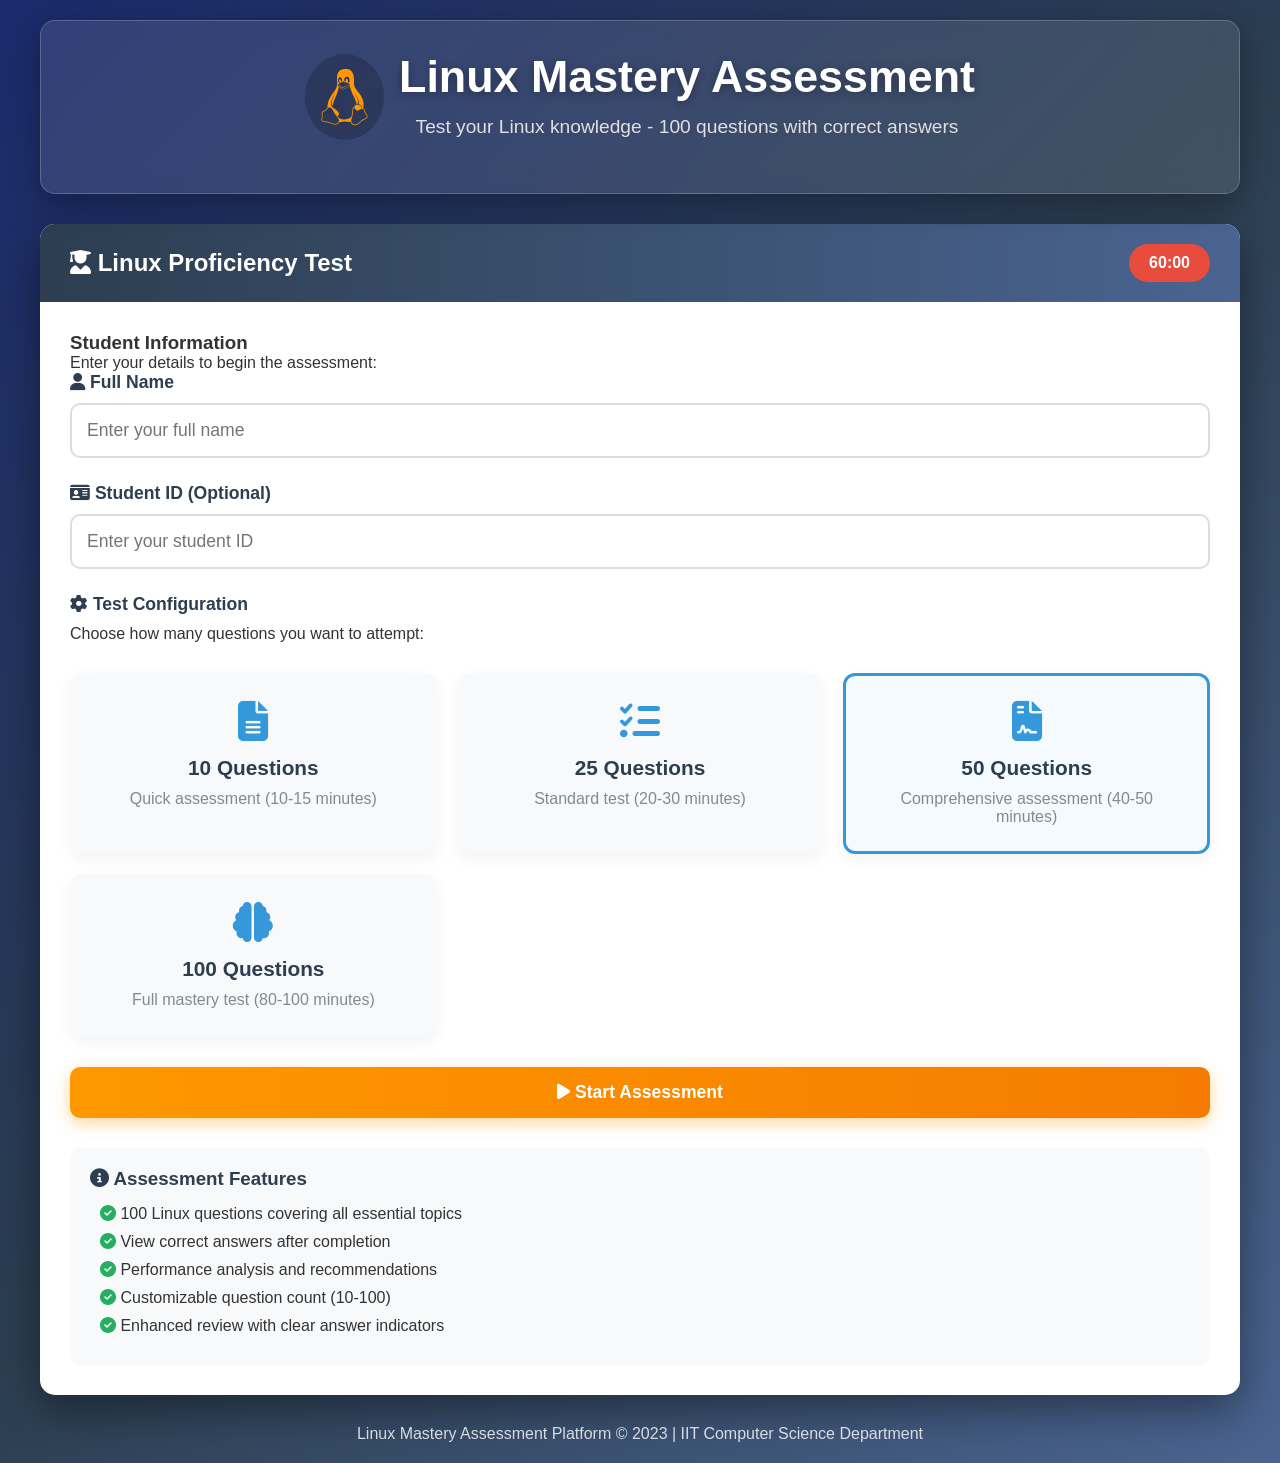
<file: Linux full quiz.html>
<!DOCTYPE html>
<html lang="en">
<head>
    <meta charset="UTF-8">
    <meta name="viewport" content="width=device-width, initial-scale=1.0">
    <title>Linux Assessment Platform</title>
    <link rel="stylesheet" href="https://cdnjs.cloudflare.com/ajax/libs/font-awesome/6.4.0/css/all.min.css">
    <style>
        * {
            margin: 0;
            padding: 0;
            box-sizing: border-box;
            font-family: 'Segoe UI', Tahoma, Geneva, Verdana, sans-serif;
        }
        
        body {
            background: linear-gradient(135deg, #1a2a6c, #2c3e50, #4a6491);
            color: #333;
            min-height: 100vh;
            padding: 20px;
            display: flex;
            justify-content: center;
            align-items: center;
        }
        
        .container {
            max-width: 1200px;
            width: 100%;
            margin: 0 auto;
        }
        
        header {
            text-align: center;
            margin-bottom: 30px;
            padding: 30px;
            border-radius: 15px;
            background: rgba(255, 255, 255, 0.1);
            backdrop-filter: blur(10px);
            box-shadow: 0 10px 30px rgba(0, 0, 0, 0.3);
            border: 1px solid rgba(255, 255, 255, 0.2);
        }
        
        .logo {
            display: flex;
            align-items: center;
            justify-content: center;
            gap: 15px;
            margin-bottom: 20px;
        }
        
        .logo i {
            font-size: 3.5rem;
            color: #ff9800;
            background: rgba(0, 0, 0, 0.2);
            padding: 15px;
            border-radius: 50%;
            animation: pulse 2s infinite;
        }
        
        h1 {
            font-size: 2.8rem;
            color: white;
            text-shadow: 0 2px 10px rgba(0, 0, 0, 0.3);
            margin-bottom: 10px;
        }
        
        .subtitle {
            font-size: 1.2rem;
            color: #e0e0e0;
            max-width: 800px;
            margin: 0 auto;
            line-height: 1.6;
        }
        
        .card {
            background: white;
            border-radius: 15px;
            box-shadow: 0 15px 40px rgba(0, 0, 0, 0.4);
            overflow: hidden;
            margin-bottom: 30px;
        }
        
        .card-header {
            background: linear-gradient(to right, #2c3e50, #4a6491);
            color: white;
            padding: 20px 30px;
            display: flex;
            justify-content: space-between;
            align-items: center;
        }
        
        .card-body {
            padding: 30px;
        }
        
        .section {
            display: none;
            animation: fadeIn 0.5s ease;
        }
        
        .active-section {
            display: block;
        }
        
        .form-group {
            margin-bottom: 25px;
        }
        
        label {
            display: block;
            margin-bottom: 10px;
            font-weight: 600;
            color: #2c3e50;
            font-size: 1.1rem;
        }
        
        input, select {
            width: 100%;
            padding: 15px;
            border: 2px solid #ddd;
            border-radius: 10px;
            font-size: 1.1rem;
            transition: all 0.3s;
        }
        
        input:focus, select:focus {
            border-color: #3498db;
            outline: none;
            box-shadow: 0 0 0 3px rgba(52, 152, 219, 0.2);
        }
        
        .btn {
            display: inline-block;
            padding: 15px 30px;
            background: linear-gradient(to right, #3498db, #2980b9);
            color: white;
            border: none;
            border-radius: 10px;
            font-size: 1.1rem;
            font-weight: 600;
            cursor: pointer;
            transition: all 0.3s;
            text-align: center;
            box-shadow: 0 5px 15px rgba(52, 152, 219, 0.4);
        }
        
        .btn:hover {
            transform: translateY(-3px);
            box-shadow: 0 8px 20px rgba(52, 152, 219, 0.6);
        }
        
        .btn:active {
            transform: translateY(1px);
        }
        
        .btn-block {
            display: block;
            width: 100%;
            margin-top: 20px;
        }
        
        .btn-accent {
            background: linear-gradient(to right, #ff9800, #f57c00);
            box-shadow: 0 5px 15px rgba(255, 152, 0, 0.4);
        }
        
        .btn-accent:hover {
            box-shadow: 0 8px 20px rgba(255, 152, 0, 0.6);
        }
        
        .btn-success {
            background: linear-gradient(to right, #2ecc71, #27ae60);
            box-shadow: 0 5px 15px rgba(46, 204, 113, 0.4);
        }
        
        .btn-success:hover {
            box-shadow: 0 8px 20px rgba(46, 204, 113, 0.6);
        }
        
        .settings-cards {
            display: grid;
            grid-template-columns: repeat(auto-fit, minmax(300px, 1fr));
            gap: 20px;
            margin: 30px 0;
        }
        
        .setting-card {
            background: #f8f9fa;
            padding: 25px;
            border-radius: 12px;
            box-shadow: 0 5px 15px rgba(0, 0, 0, 0.05);
            text-align: center;
            transition: transform 0.3s;
            cursor: pointer;
            border: 3px solid transparent;
        }
        
        .setting-card:hover {
            transform: translateY(-5px);
        }
        
        .setting-card.selected {
            border-color: #3498db;
            background: rgba(52, 152, 219, 0.05);
        }
        
        .setting-card i {
            font-size: 2.5rem;
            color: #3498db;
            margin-bottom: 15px;
        }
        
        .setting-title {
            font-size: 1.3rem;
            font-weight: 600;
            color: #2c3e50;
            margin-bottom: 10px;
        }
        
        .setting-desc {
            font-size: 1rem;
            color: #7f8c8d;
        }
        
        .question-container {
            margin-bottom: 30px;
            padding: 25px;
            border-radius: 12px;
            background: #f8f9fa;
            box-shadow: 0 4px 12px rgba(0, 0, 0, 0.05);
            border-left: 5px solid #3498db;
        }
        
        .question-number {
            font-size: 1.1rem;
            font-weight: 600;
            color: #7f8c8d;
            margin-bottom: 10px;
        }
        
        .question-text {
            font-size: 1.3rem;
            font-weight: 600;
            color: #2c3e50;
            margin-bottom: 20px;
            line-height: 1.5;
        }
        
        .options-container {
            display: grid;
            grid-template-columns: 1fr;
            gap: 15px;
        }
        
        .option {
            padding: 15px;
            border: 2px solid #e0e0e0;
            border-radius: 10px;
            cursor: pointer;
            transition: all 0.2s;
            font-size: 1.1rem;
            display: flex;
            align-items: center;
            gap: 15px;
        }
        
        .option:hover {
            border-color: #3498db;
            background: rgba(52, 152, 219, 0.05);
        }
        
        .option.selected {
            border-color: #3498db;
            background: rgba(52, 152, 219, 0.1);
        }
        
        .option input {
            width: auto;
        }
        
        .navigation {
            display: flex;
            justify-content: space-between;
            gap: 15px;
            margin-top: 30px;
        }
        
        .timer {
            background: #e74c3c;
            color: white;
            padding: 10px 20px;
            border-radius: 30px;
            font-weight: 600;
            display: inline-flex;
            align-items: center;
            gap: 10px;
        }
        
        .progress-container {
            margin-bottom: 25px;
        }
        
        .progress-bar {
            height: 12px;
            background: #ecf0f1;
            border-radius: 10px;
            overflow: hidden;
        }
        
        .progress {
            height: 100%;
            background: linear-gradient(to right, #2ecc71, #27ae60);
            border-radius: 10px;
            transition: width 0.5s ease;
        }
        
        .progress-text {
            display: flex;
            justify-content: space-between;
            margin-bottom: 10px;
            font-weight: 600;
            color: #2c3e50;
        }
        
        .result-container {
            text-align: center;
            padding: 40px 30px;
        }
        
        .result-score {
            font-size: 5rem;
            font-weight: 700;
            color: #2ecc71;
            margin: 20px 0;
            text-shadow: 0 3px 10px rgba(46, 204, 113, 0.3);
        }
        
        .result-text {
            font-size: 1.8rem;
            font-weight: 600;
            color: #2c3e50;
            margin-bottom: 30px;
        }
        
        .stats {
            display: grid;
            grid-template-columns: repeat(auto-fit, minmax(200px, 1fr));
            gap: 20px;
            margin: 40px 0;
        }
        
        .stat-card {
            background: #f8f9fa;
            padding: 25px;
            border-radius: 12px;
            box-shadow: 0 5px 15px rgba(0, 0, 0, 0.05);
            text-align: center;
        }
        
        .stat-value {
            font-size: 2.5rem;
            font-weight: 700;
            color: #3498db;
            margin: 10px 0;
        }
        
        .stat-label {
            font-size: 1.1rem;
            color: #7f8c8d;
            font-weight: 600;
        }
        
        .review-container {
            padding: 20px;
        }
        
        .review-question {
            margin-bottom: 30px;
            padding: 20px;
            border-radius: 10px;
            background: #f8f9fa;
            box-shadow: 0 4px 12px rgba(0, 0, 0, 0.05);
        }
        
        .answer-status {
            font-weight: bold;
            padding: 8px 15px;
            border-radius: 20px;
            display: inline-block;
            margin-bottom: 15px;
        }
        
        .answer-status.correct {
            background-color: #d4edda;
            color: #155724;
        }
        
        .answer-status.incorrect {
            background-color: #f8d7da;
            color: #721c24;
        }
        
        .answer-status.unanswered {
            background-color: #e2e3e5;
            color: #383d41;
        }
        
        .correct-answer {
            font-weight: bold;
            color: #28a745;
            margin-top: 10px;
        }
        
        .review-navigation {
            display: flex;
            justify-content: space-between;
            margin-top: 20px;
        }
        
        .review-title {
            text-align: center;
            margin-bottom: 20px;
            color: #2c3e50;
            padding-bottom: 15px;
            border-bottom: 2px solid #3498db;
        }
        
        /* Enhanced review styles */
        .option.correct {
            background-color: #d4edda;
            border-color: #c3e6cb;
            color: #155724;
        }
        
        .option.incorrect {
            background-color: #f8d7da;
            border-color: #f5c6cb;
            color: #721c24;
        }
        
        .option-icon {
            width: 25px;
            height: 25px;
            display: flex;
            align-items: center;
            justify-content: center;
            border-radius: 50%;
            font-size: 14px;
        }
        
        .option-icon.correct {
            background-color: #28a745;
            color: white;
        }
        
        .option-icon.incorrect {
            background-color: #dc3545;
            color: white;
        }
        
        .your-answer-label {
            font-weight: 600;
            margin-top: 15px;
            padding: 5px 10px;
            border-radius: 5px;
            display: inline-block;
        }
        
        .your-answer-label.correct {
            background-color: #d4edda;
            color: #155724;
        }
        
        .your-answer-label.incorrect {
            background-color: #f8d7da;
            color: #721c24;
        }
        
        .correct-answer-container {
            margin-top: 15px;
            padding: 15px;
            background-color: #d4edda;
            border-left: 4px solid #28a745;
            border-radius: 0 8px 8px 0;
        }
        
        .review-summary {
            background: #e9ecef;
            padding: 15px;
            border-radius: 10px;
            margin-bottom: 25px;
            display: flex;
            justify-content: space-around;
            flex-wrap: wrap;
            gap: 15px;
        }
        
        .summary-item {
            text-align: center;
            padding: 10px 15px;
            border-radius: 8px;
            min-width: 150px;
        }
        
        .summary-item.correct {
            background: #d4edda;
        }
        
        .summary-item.incorrect {
            background: #f8d7da;
        }
        
        .summary-item.unanswered {
            background: #e2e3e5;
        }
        
        .summary-value {
            font-size: 1.8rem;
            font-weight: 700;
        }
        
        .summary-label {
            font-size: 0.9rem;
        }
        
        @keyframes fadeIn {
            from { opacity: 0; transform: translateY(20px); }
            to { opacity: 1; transform: translateY(0); }
        }
        
        @keyframes pulse {
            0% { transform: scale(1); }
            50% { transform: scale(1.05); }
            100% { transform: scale(1); }
        }
        
        @media (max-width: 768px) {
            .card-body {
                padding: 20px;
            }
            
            h1 {
                font-size: 2.2rem;
            }
            
            .navigation {
                flex-direction: column;
            }
            
            .stats {
                grid-template-columns: 1fr;
            }
            
            .settings-cards {
                grid-template-columns: 1fr;
            }
            
            .result-score {
                font-size: 3.5rem;
            }
            
            .review-navigation {
                flex-direction: column;
                gap: 10px;
            }
            
            .review-summary {
                flex-direction: column;
                align-items: center;
            }
        }
    </style>
</head>
<body>
    <div class="container">
        <header>
            <div class="logo">
                <i class="fab fa-linux"></i>
                <div>
                    <h1>Linux Mastery Assessment</h1>
                    <p class="subtitle">Test your Linux knowledge - 100 questions with correct answers</p>
                </div>
            </div>
        </header>
        
        <div class="card">
            <div class="card-header">
                <h2><i class="fas fa-user-graduate"></i> Linux Proficiency Test</h2>
                <div class="timer" id="timerDisplay">60:00</div>
            </div>
            
            <div class="card-body">
                <!-- Login Section -->
                <section id="loginSection" class="section active-section">
                    <h3>Student Information</h3>
                    <p>Enter your details to begin the assessment:</p>
                    
                    <div class="form-group">
                        <label for="studentName"><i class="fas fa-user"></i> Full Name</label>
                        <input type="text" id="studentName" placeholder="Enter your full name">
                    </div>
                    
                    <div class="form-group">
                        <label for="studentId"><i class="fas fa-id-card"></i> Student ID (Optional)</label>
                        <input type="text" id="studentId" placeholder="Enter your student ID">
                    </div>
                    
                    <div class="form-group">
                        <label><i class="fas fa-cog"></i> Test Configuration</label>
                        <p>Choose how many questions you want to attempt:</p>
                        
                        <div class="settings-cards">
                            <div class="setting-card" data-questions="10">
                                <i class="fas fa-file-alt"></i>
                                <div class="setting-title">10 Questions</div>
                                <div class="setting-desc">Quick assessment (10-15 minutes)</div>
                            </div>
                            
                            <div class="setting-card" data-questions="25">
                                <i class="fas fa-tasks"></i>
                                <div class="setting-title">25 Questions</div>
                                <div class="setting-desc">Standard test (20-30 minutes)</div>
                            </div>
                            
                            <div class="setting-card selected" data-questions="50">
                                <i class="fas fa-file-contract"></i>
                                <div class="setting-title">50 Questions</div>
                                <div class="setting-desc">Comprehensive assessment (40-50 minutes)</div>
                            </div>
                            
                            <div class="setting-card" data-questions="100">
                                <i class="fas fa-brain"></i>
                                <div class="setting-title">100 Questions</div>
                                <div class="setting-desc">Full mastery test (80-100 minutes)</div>
                            </div>
                        </div>
                    </div>
                    
                    <button id="startQuizBtn" class="btn btn-block btn-accent">
                        <i class="fas fa-play"></i> Start Assessment
                    </button>
                    
                    <div class="assessment-info" style="margin-top: 30px; background: #f8f9fa; padding: 20px; border-radius: 10px;">
                        <h3 style="color: #2c3e50; margin-bottom: 15px;"><i class="fas fa-info-circle"></i> Assessment Features</h3>
                        <ul style="list-style-type: none; padding-left: 10px;">
                            <li style="margin-bottom: 10px;"><i class="fas fa-check-circle" style="color: #27ae60;"></i> 100 Linux questions covering all essential topics</li>
                            <li style="margin-bottom: 10px;"><i class="fas fa-check-circle" style="color: #27ae60;"></i> View correct answers after completion</li>
                            <li style="margin-bottom: 10px;"><i class="fas fa-check-circle" style="color: #27ae60;"></i> Performance analysis and recommendations</li>
                            <li style="margin-bottom: 10px;"><i class="fas fa-check-circle" style="color: #27ae60;"></i> Customizable question count (10-100)</li>
                            <li style="margin-bottom: 10px;"><i class="fas fa-check-circle" style="color: #27ae60;"></i> Enhanced review with clear answer indicators</li>
                        </ul>
                    </div>
                </section>
                
                <!-- Quiz Section -->
                <section id="quizSection" class="section">
                    <div class="progress-container">
                        <div class="progress-text">
                            <span>Question <span id="currentQuestion">1</span> of <span id="totalQuestions">50</span></span>
                            <span><span id="answeredCount">0</span> Answered</span>
                        </div>
                        <div class="progress-bar">
                            <div id="progress" class="progress" style="width: 2%"></div>
                        </div>
                    </div>
                    
                    <div id="questionContainer"></div>
                    
                    <div class="navigation">
                        <button id="prevQuestionBtn" class="btn">
                            <i class="fas fa-arrow-left"></i> Previous
                        </button>
                        <button id="nextQuestionBtn" class="btn btn-accent">
                            Next <i class="fas fa-arrow-right"></i>
                        </button>
                    </div>
                    
                    <button id="submitQuizBtn" class="btn btn-block btn-success" style="margin-top: 20px;">
                        <i class="fas fa-paper-plane"></i> Submit Assessment
                    </button>
                </section>
                
                <!-- Results Section -->
                <section id="resultSection" class="section">
                    <div class="result-container">
                        <h3><i class="fas fa-chart-line"></i> Assessment Results</h3>
                        <div class="result-score"><span id="scoreDisplay">0</span>/<span id="maxScore">50</span></div>
                        <div class="result-text">Score: <span id="percentageDisplay">0</span>%</div>
                        
                        <div class="stats">
                            <div class="stat-card">
                                <div class="stat-value"><span id="correctAnswers">0</span></div>
                                <div class="stat-label">Correct Answers</div>
                            </div>
                            <div class="stat-card">
                                <div class="stat-value"><span id="incorrectAnswers">0</span></div>
                                <div class="stat-label">Incorrect Answers</div>
                            </div>
                            <div class="stat-card">
                                <div class="stat-value"><span id="timeTaken">0:00</span></div>
                                <div class="stat-label">Time Taken</div>
                            </div>
                            <div class="stat-card">
                                <div class="stat-value"><span id="performanceRank">-</span></div>
                                <div class="stat-label">Performance Rank</div>
                            </div>
                        </div>
                        
                        <button id="reviewAnswersBtn" class="btn btn-accent" style="margin-top: 20px;">
                            <i class="fas fa-search"></i> Review Your Answers
                        </button>
                        <button id="retakeQuizBtn" class="btn btn-block" style="margin-top: 10px;">
                            <i class="fas fa-redo"></i> Take Another Test
                        </button>
                    </div>
                </section>
                
                <!-- Review Section -->
                <section id="reviewSection" class="section">
                    <div class="review-container">
                        <h3 class="review-title"><i class="fas fa-file-alt"></i> Review Your Answers</h3>
                        
                        <div class="review-summary">
                            <div class="summary-item correct">
                                <div class="summary-value" id="reviewCorrect">0</div>
                                <div class="summary-label">Correct Answers</div>
                            </div>
                            <div class="summary-item incorrect">
                                <div class="summary-value" id="reviewIncorrect">0</div>
                                <div class="summary-label">Incorrect Answers</div>
                            </div>
                            <div class="summary-item unanswered">
                                <div class="summary-value" id="reviewUnanswered">0</div>
                                <div class="summary-label">Unanswered</div>
                            </div>
                        </div>
                        
                        <div id="reviewContent"></div>
                        <div class="review-navigation">
                            <button id="backToResultsBtn" class="btn">
                                <i class="fas fa-arrow-left"></i> Back to Results
                            </button>
                            <button id="newTestBtn" class="btn btn-accent">
                                <i class="fas fa-redo"></i> Start New Test
                            </button>
                        </div>
                    </div>
                </section>
            </div>
        </div>
        
        <footer style="text-align: center; color: white; margin-top: 20px; opacity: 0.8;">
            <p>Linux Mastery Assessment Platform &copy; 2023 | IIT Computer Science Department</p>
        </footer>
    </div>

    <script>
        // Full list of 100 Linux questions
        const allQuestions = [
            {
                question: "What does the 'pwd' command stand for?",
                options: ["Print Working Directory", "Present Working Directory", "Previous Working Directory", "Path Working Directory"],
                answer: 1
            },
            {
                question: "Which command is used to display Linux system information?",
                options: ["sysinfo", "system", "uname", "linuxinfo"],
                answer: 2
            },
            {
                question: "What does the 'whoami' command display?",
                options: ["System hostname", "Current directory", "Current user", "System time"],
                answer: 2
            },
            {
                question: "How do you clear the terminal screen in Linux?",
                options: ["clear", "clean", "cls", "reset"],
                answer: 0
            },
            {
                question: "What is the purpose of the 'history' command?",
                options: ["Show system history", "Display command history", "Show file history", "Display user login history"],
                answer: 1
            },
            {
                question: "Which command is used to create a new directory?",
                options: ["cd", "mkdir", "newdir", "dircreate"],
                answer: 1
            },
            {
                question: "What does the 'cd ..' command do?",
                options: ["Goes to home directory", "Goes to root directory", "Goes to parent directory", "Goes to previous directory"],
                answer: 2
            },
            {
                question: "Which command is used to create a file using the vi editor?",
                options: ["vi <filename>", "create <filename>", "new <filename>", "vim new <filename>"],
                answer: 0
            },
            {
                question: "How do you save and exit in vi editor?",
                options: [":wq", ":q", ":exit", ":saveexit"],
                answer: 0
            },
            {
                question: "Which command is used to list directory contents?",
                options: ["dir", "list", "ls", "show"],
                answer: 2
            },
            {
                question: "What does 'ls -l' display?",
                options: ["Long listing format", "List hidden files", "List in reverse order", "List with file sizes"],
                answer: 0
            },
            {
                question: "Which command is used to create an empty file?",
                options: ["new", "create", "touch", "emptyfile"],
                answer: 2
            },
            {
                question: "What does the 'rm' command do?",
                options: ["Rename files", "Move files", "Remove files", "Copy files"],
                answer: 2
            },
            {
                question: "Which command displays file contents?",
                options: ["display", "show", "cat", "view"],
                answer: 2
            },
            {
                question: "What does the 'cp' command do?",
                options: ["Compare files", "Compress files", "Copy files", "Change permissions"],
                answer: 2
            },
            {
                question: "What is the purpose of the 'mv' command?",
                options: ["Move or rename files", "Modify file content", "Verify file integrity", "Mount volumes"],
                answer: 0
            },
            {
                question: "How do you append to a file using echo?",
                options: ["echo >", "echo >>", "echo |", "echo -a"],
                answer: 1
            },
            {
                question: "What does the '~' symbol represent?",
                options: ["Root directory", "Current directory", "Home directory", "Temporary directory"],
                answer: 2
            },
            {
                question: "How do you create nested directories with one command?",
                options: ["mkdir -n", "mkdir -p", "mkdir -r", "mkdir -d"],
                answer: 1
            },
            {
                question: "Which command removes an empty directory?",
                options: ["rmdir", "rm -d", "remove", "del"],
                answer: 0
            },
            {
                question: "What does the 'chmod' command do?",
                options: ["Change file owner", "Change file permissions", "Change directory", "Change file content"],
                answer: 1
            },
            {
                question: "What does 755 represent in chmod?",
                options: ["rwxr-xr-x", "rw-r--r--", "rwxrwxrwx", "r--r--r--"],
                answer: 0
            },
            {
                question: "What is the core component of the Linux operating system?",
                options: ["Shell", "GUI", "Kernel", "Utilities"],
                answer: 2
            },
            {
                question: "Which Linux distribution is known for its stability in servers?",
                options: ["Ubuntu", "Fedora", "CentOS", "Kali Linux"],
                answer: 2
            },
            {
                question: "What does WSL stand for?",
                options: ["Windows Subsystem for Linux", "Windows System Linux", "Web Service Linux", "Workstation System Layer"],
                answer: 0
            },
            {
                question: "What is the main advantage of Linux?",
                options: ["Free and open source", "Proprietary software", "Limited customization", "Windows compatibility"],
                answer: 0
            },
            {
                question: "What is a hard link in Linux?",
                options: ["A shortcut to a file", "A reference to the same inode", "A compressed file", "A symbolic reference"],
                answer: 1
            },
            {
                question: "Which command creates links between files?",
                options: ["link", "ln", "connect", "ref"],
                answer: 1
            },
            {
                question: "What is the purpose of the 'alias' command?",
                options: ["Create command shortcuts", "List system aliases", "Create file aliases", "Set system variables"],
                answer: 0
            },
            {
                question: "How do you run a command in the background?",
                options: ["bg", "&", "runbg", "background"],
                answer: 1
            },
            {
                question: "What does the 'nohup' command do?",
                options: ["No hangup - run command immune to hangups", "No hardware usage", "No history update", "No output display"],
                answer: 0
            },
            {
                question: "Which command displays system processes?",
                options: ["process", "ps", "procs", "tasks"],
                answer: 1
            },
            {
                question: "How do you terminate a process?",
                options: ["stop", "end", "terminate", "kill"],
                answer: 3
            },
            {
                question: "Which option shows all processes for all users?",
                options: ["ps -u", "ps -a", "ps -x", "ps -aux"],
                answer: 3
            },
            {
                question: "What does the 'grep' command do?",
                options: ["Search file contents", "Group files", "Graph results", "Generate reports"],
                answer: 0
            },
            {
                question: "How do you download files from the internet?",
                options: ["download", "get", "wget", "fetch"],
                answer: 2
            },
            {
                question: "What does 'df -h' display?",
                options: ["Disk space in human-readable format", "Detailed file information", "Directory hierarchy", "Disk fragmentation"],
                answer: 0
            },
            {
                question: "Which command compresses files using zip?",
                options: ["zip", "compress", "gzip", "pack"],
                answer: 0
            },
            {
                question: "What does 'tar' stand for?",
                options: ["Tape Archive", "Temporary Archive", "Total Archive", "Target Archive"],
                answer: 0
            },
            {
                question: "Which command shows memory usage?",
                options: ["mem", "free", "memory", "meminfo"],
                answer: 1
            },
            {
                question: "What does 'wc' command count?",
                options: ["Words, characters, lines", "Word count only", "File size", "Number of files"],
                answer: 0
            },
            {
                question: "How do you sort file contents?",
                options: ["arrange", "sort", "order", "sequence"],
                answer: 1
            },
            {
                question: "What does 'head' command display?",
                options: ["End of a file", "Middle of a file", "Beginning of a file", "Random part of a file"],
                answer: 2
            },
            {
                question: "Which command provides secure remote access?",
                options: ["ssh", "telnet", "rlogin", "remote"],
                answer: 0
            },
            {
                question: "What does SCP stand for?",
                options: ["Secure Copy Protocol", "System Control Protocol", "Secure Connection Protocol", "System Copy Program"],
                answer: 0
            },
            {
                question: "Which command displays network configuration?",
                options: ["netstat", "ifconfig", "ipconfig", "netinfo"],
                answer: 1
            },
            {
                question: "How do you schedule tasks in Linux?",
                options: ["scheduler", "cron", "tasker", "planner"],
                answer: 1
            },
            {
                question: "What is the purpose of virtual environments?",
                options: ["Create virtual machines", "Isolate Python environments", "Create virtual networks", "Simulate hardware"],
                answer: 1
            },
            {
                question: "What does the shebang (#!) at the start of a script indicate?",
                options: ["Comment", "Interpreter path", "Script name", "Execution permission"],
                answer: 1
            },
            {
                question: "Which Linux concept states that 'everything is a file'?",
                options: ["File abstraction", "Universal file concept", "File hierarchy standard", "Unix philosophy"],
                answer: 3
            },
            {
                question: "What command shows the last part of a file?",
                options: ["end", "tail", "last", "foot"],
                answer: 1
            },
            {
                question: "Which option for 'grep' makes the search case-insensitive?",
                options: ["-v", "-c", "-i", "-r"],
                answer: 2
            },
            {
                question: "What does the 'find' command do?",
                options: ["Search for files", "Locate text in files", "Discover network hosts", "Find user accounts"],
                answer: 0
            },
            {
                question: "Which command changes file ownership?",
                options: ["chmod", "chgrp", "chown", "own"],
                answer: 2
            },
            {
                question: "What is the default shell in most Linux distributions?",
                options: ["bash", "csh", "ksh", "zsh"],
                answer: 0
            },
            {
                question: "Which command shows disk usage of files and directories?",
                options: ["du", "df", "disk", "usage"],
                answer: 0
            },
            {
                question: "What does the 'sed' command do?",
                options: ["Search and edit text", "Set environment variables", "Secure data", "Send email"],
                answer: 0
            },
            {
                question: "Which command archives files without compression?",
                options: ["tar", "zip", "gzip", "bzip"],
                answer: 0
            },
            {
                question: "What does 'apt-get' manage?",
                options: ["Processes", "Packages", "Permissions", "Networks"],
                answer: 1
            },
            {
                question: "Which file contains environment variables?",
                options: ["/etc/env", "/var/env", "/etc/profile", "/bin/env"],
                answer: 2
            },
            {
                question: "What does the 'killall' command do?",
                options: ["Kill all processes", "Kill by process name", "Kill by user", "Kill by group"],
                answer: 1
            },
            {
                question: "Which command shows active network connections?",
                options: ["netstat", "ifconfig", "ping", "traceroute"],
                answer: 0
            },
            {
                question: "What is the purpose of the 'crontab' command?",
                options: ["Create tables", "Schedule tasks", "Backup files", "Monitor processes"],
                answer: 1
            },
            {
                question: "Which command shows the current PATH settings?",
                options: ["showpath", "path", "echo $PATH", "getpath"],
                answer: 2
            },
            {
                question: "What does the 'awk' command do?",
                options: ["Text processing", "File compression", "Network scanning", "System monitoring"],
                answer: 0
            },
            {
                question: "Which command shows the manual for other commands?",
                options: ["info", "help", "doc", "man"],
                answer: 3
            },
            {
                question: "What does the 'su' command do?",
                options: ["Super user", "Switch user", "Save user", "Set user"],
                answer: 1
            },
            {
                question: "Which command shows the last logged in users?",
                options: ["last", "users", "who", "logins"],
                answer: 0
            },
            {
                question: "What does the 'umask' command do?",
                options: ["Set file permissions", "Set default permissions", "Unmask files", "Modify user"],
                answer: 1
            },
            {
                question: "Which command decompresses a .gz file?",
                options: ["decompress", "gunzip", "unzip", "ungz"],
                answer: 1
            },
            {
                question: "What does the 'passwd' command do?",
                options: ["Change password", "Show password", "Generate password", "Store password"],
                answer: 0
            },
            {
                question: "Which command lists mounted filesystems?",
                options: ["mount", "mounted", "df", "lsfs"],
                answer: 0
            },
            {
                question: "What does the 'diff' command do?",
                options: ["Compare files", "Differentiate files", "Copy differences", "Show file types"],
                answer: 0
            },
            {
                question: "Which command changes group ownership?",
                options: ["chgrp", "chown", "chmod", "grpch"],
                answer: 0
            },
            {
                question: "What does the 'which' command do?",
                options: ["Find commands", "Show options", "List paths", "Identify files"],
                answer: 0
            },
            {
                question: "Which command shows kernel messages?",
                options: ["kmsg", "kernlog", "dmesg", "syslog"],
                answer: 2
            },
            {
                question: "What does the 'traceroute' command do?",
                options: ["Trace network path", "Track routes", "Trace files", "Track users"],
                answer: 0
            },
            {
                question: "Which command lists environment variables?",
                options: ["env", "set", "printenv", "All of the above"],
                answer: 3
            },
            {
                question: "What does the 'cut' command do?",
                options: ["Divide files", "Remove sections", "Extract columns", "Trim files"],
                answer: 2
            },
            {
                question: "Which command shows disk partitions?",
                options: ["fdisk", "parted", "lsblk", "All of the above"],
                answer: 3
            },
            {
                question: "What does the 'ln -s' command create?",
                options: ["Hard link", "Symbolic link", "System link", "Secure link"],
                answer: 1
            },
            {
                question: "Which command lists open files?",
                options: ["openfiles", "lsof", "filelist", "lsopen"],
                answer: 1
            },
            {
                question: "What does the 'rsync' command do?",
                options: ["Remote sync", "Run system check", "Read sync", "Reset sync"],
                answer: 0
            },
            {
                question: "Which command changes the working directory?",
                options: ["cd", "chdir", "pwd", "Both a and b"],
                answer: 3
            },
            {
                question: "What does the 'alias' command without parameters do?",
                options: ["Nothing", "List aliases", "Show help", "Create default alias"],
                answer: 1
            },
            {
                question: "Which command shows real-time system processes?",
                options: ["ps", "top", "procs", "process"],
                answer: 1
            },
            {
                question: "What does the 'chroot' command do?",
                options: ["Change root password", "Change root directory", "Change root user", "Change root permissions"],
                answer: 1
            }
        ];

        // DOM elements
        const loginSection = document.getElementById('loginSection');
        const quizSection = document.getElementById('quizSection');
        const resultSection = document.getElementById('resultSection');
        const reviewSection = document.getElementById('reviewSection');
        const startQuizBtn = document.getElementById('startQuizBtn');
        const submitQuizBtn = document.getElementById('submitQuizBtn');
        const prevQuestionBtn = document.getElementById('prevQuestionBtn');
        const nextQuestionBtn = document.getElementById('nextQuestionBtn');
        const retakeQuizBtn = document.getElementById('retakeQuizBtn');
        const reviewAnswersBtn = document.getElementById('reviewAnswersBtn');
        const backToResultsBtn = document.getElementById('backToResultsBtn');
        const newTestBtn = document.getElementById('newTestBtn');
        const questionContainer = document.getElementById('questionContainer');
        const currentQuestion = document.getElementById('currentQuestion');
        const totalQuestions = document.getElementById('totalQuestions');
        const progress = document.getElementById('progress');
        const timerDisplay = document.getElementById('timerDisplay');
        const scoreDisplay = document.getElementById('scoreDisplay');
        const maxScore = document.getElementById('maxScore');
        const percentageDisplay = document.getElementById('percentageDisplay');
        const correctAnswers = document.getElementById('correctAnswers');
        const incorrectAnswers = document.getElementById('incorrectAnswers');
        const timeTaken = document.getElementById('timeTaken');
        const performanceRank = document.getElementById('performanceRank');
        const settingCards = document.querySelectorAll('.setting-card');
        const reviewContent = document.getElementById('reviewContent');
        const reviewCorrect = document.getElementById('reviewCorrect');
        const reviewIncorrect = document.getElementById('reviewIncorrect');
        const reviewUnanswered = document.getElementById('reviewUnanswered');

        // Quiz state
        let currentQuestionIndex = 0;
        let selectedQuestions = [];
        let studentAnswers = [];
        let score = 0;
        let startTime;
        let timeLeft;
        let timerInterval;
        let questionCount = 50; // Default to 50 questions

        // Initialize the application
        function init() {
            // Set default selection
            document.querySelector('.setting-card[data-questions="50"]').classList.add('selected');
            
            // Add event listeners to setting cards
            settingCards.forEach(card => {
                card.addEventListener('click', () => {
                    settingCards.forEach(c => c.classList.remove('selected'));
                    card.classList.add('selected');
                    questionCount = parseInt(card.getAttribute('data-questions'));
                });
            });
            
            startQuizBtn.addEventListener('click', startQuiz);
            submitQuizBtn.addEventListener('click', submitQuiz);
            prevQuestionBtn.addEventListener('click', showPrevQuestion);
            nextQuestionBtn.addEventListener('click', showNextQuestion);
            retakeQuizBtn.addEventListener('click', retakeQuiz);
            reviewAnswersBtn.addEventListener('click', showReview);
            backToResultsBtn.addEventListener('click', () => {
                reviewSection.classList.remove('active-section');
                resultSection.classList.add('active-section');
            });
            newTestBtn.addEventListener('click', retakeQuiz);
        }

        // Start the quiz
        function startQuiz() {
            const studentName = document.getElementById('studentName').value.trim();
            
            if (!studentName) {
                alert('Please enter your name to begin the assessment.');
                return;
            }
            
            // Select random questions based on the chosen count
            selectedQuestions = shuffleArray([...allQuestions]).slice(0, questionCount);
            studentAnswers = new Array(questionCount).fill(null);
            
            // Reset state
            currentQuestionIndex = 0;
            score = 0;
            
            // Set time limit based on question count
            const timePerQuestion = 60; // 60 seconds per question
            timeLeft = questionCount * timePerQuestion;
            
            startTime = new Date();
            
            // Start timer
            startTimer();
            
            // Update UI elements
            totalQuestions.textContent = questionCount;
            maxScore.textContent = questionCount;
            
            // Show quiz section
            loginSection.classList.remove('active-section');
            quizSection.classList.add('active-section');
            
            // Display first question
            showQuestion(currentQuestionIndex);
        }

        // Shuffle array using Fisher-Yates algorithm
        function shuffleArray(array) {
            for (let i = array.length - 1; i > 0; i--) {
                const j = Math.floor(Math.random() * (i + 1));
                [array[i], array[j]] = [array[j], array[i]];
            }
            return array;
        }

        // Start the countdown timer
        function startTimer() {
            updateTimerDisplay();
            
            timerInterval = setInterval(() => {
                timeLeft--;
                updateTimerDisplay();
                
                if (timeLeft <= 0) {
                    clearInterval(timerInterval);
                    submitQuiz();
                }
            }, 1000);
        }

        // Update timer display
        function updateTimerDisplay() {
            const minutes = Math.floor(timeLeft / 60);
            const seconds = timeLeft % 60;
            timerDisplay.textContent = `${minutes.toString().padStart(2, '0')}:${seconds.toString().padStart(2, '0')}`;
        }

        // Display a question
        function showQuestion(index) {
            const question = selectedQuestions[index];
            currentQuestion.textContent = index + 1;
            
            // Update progress bar
            const progressPercent = ((index + 1) / questionCount) * 100;
            progress.style.width = `${progressPercent}%`;
            
            // Update answered count
            const answered = studentAnswers.filter(a => a !== null).length;
            answeredCount.textContent = answered;
            
            // Build question HTML
            let html = `<div class="question-number">Question ${index + 1} of ${questionCount}</div>`;
            html += `<div class="question-text">${question.question}</div>`;
            html += '<div class="options-container">';
            
            question.options.forEach((option, optionIndex) => {
                const isSelected = studentAnswers[index] === optionIndex;
                html += `
                    <div class="option ${isSelected ? 'selected' : ''}" data-option="${optionIndex}">
                        <input type="radio" name="question-${index}" 
                               id="option-${index}-${optionIndex}" 
                               ${isSelected ? 'checked' : ''}>
                        <label for="option-${index}-${optionIndex}">${option}</label>
                    </div>
                `;
            });
            
            html += '</div>';
            
            questionContainer.innerHTML = html;
            
            // Add event listeners to options
            document.querySelectorAll('.option').forEach(option => {
                option.addEventListener('click', () => {
                    const selectedOption = parseInt(option.getAttribute('data-option'));
                    studentAnswers[index] = selectedOption;
                    
                    // Update UI
                    document.querySelectorAll('.option').forEach(opt => {
                        opt.classList.remove('selected');
                    });
                    option.classList.add('selected');
                    option.querySelector('input').checked = true;
                    
                    // Update answered count
                    const answered = studentAnswers.filter(a => a !== null).length;
                    answeredCount.textContent = answered;
                });
            });
            
            // Update navigation button visibility
            prevQuestionBtn.style.display = index === 0 ? 'none' : 'block';
            nextQuestionBtn.style.display = index === questionCount - 1 ? 'none' : 'block';
            submitQuizBtn.style.display = index === questionCount - 1 ? 'block' : 'none';
        }

        // Show next question
        function showNextQuestion() {
            if (currentQuestionIndex < questionCount - 1) {
                currentQuestionIndex++;
                showQuestion(currentQuestionIndex);
            }
        }

        // Show previous question
        function showPrevQuestion() {
            if (currentQuestionIndex > 0) {
                currentQuestionIndex--;
                showQuestion(currentQuestionIndex);
            }
        }

        // Submit the quiz
        function submitQuiz() {
            clearInterval(timerInterval);
            
            // Calculate score
            score = 0;
            for (let i = 0; i < questionCount; i++) {
                if (studentAnswers[i] === selectedQuestions[i].answer) {
                    score++;
                }
            }
            
            // Calculate percentage
            const percentage = Math.round((score / questionCount) * 100);
            
            // Calculate time taken
            const endTime = new Date();
            const timeDiff = Math.floor((endTime - startTime) / 1000); // in seconds
            const minutesTaken = Math.floor(timeDiff / 60);
            const secondsTaken = timeDiff % 60;
            
            // Update result display
            scoreDisplay.textContent = score;
            percentageDisplay.textContent = percentage;
            correctAnswers.textContent = score;
            incorrectAnswers.textContent = questionCount - score;
            timeTaken.textContent = `${minutesTaken}:${secondsTaken.toString().padStart(2, '0')}`;
            
            // Set performance rank
            let rank = "Beginner";
            if (percentage >= 90) rank = "Expert";
            else if (percentage >= 75) rank = "Advanced";
            else if (percentage >= 60) rank = "Intermediate";
            else if (percentage >= 40) rank = "Novice";
            performanceRank.textContent = rank;
            
            // Show result section
            quizSection.classList.remove('active-section');
            resultSection.classList.add('active-section');
        }

        // Show correct answers with enhanced styling
        function showReview() {
            resultSection.classList.remove('active-section');
            reviewSection.classList.add('active-section');
            
            let html = "";
            let correctCount = 0;
            let incorrectCount = 0;
            let unansweredCount = 0;
            
            for (let i = 0; i < questionCount; i++) {
                const question = selectedQuestions[i];
                const studentAnswer = studentAnswers[i];
                const isCorrect = studentAnswer === question.answer;
                const isAnswered = studentAnswer !== null;
                
                if (isCorrect) correctCount++;
                else if (isAnswered) incorrectCount++;
                else unansweredCount++;
                
                html += `<div class="review-question">`;
                html += `<div class="question-number">Question ${i + 1} of ${questionCount}</div>`;
                html += `<div class="question-text">${question.question}</div>`;
                
                // Answer status
                let statusText, statusClass;
                if (studentAnswer === null) {
                    statusText = `<i class="fas fa-question-circle"></i> Not answered`;
                    statusClass = 'unanswered';
                } else if (isCorrect) {
                    statusText = `<i class="fas fa-check-circle"></i> Correct`;
                    statusClass = 'correct';
                } else {
                    statusText = `<i class="fas fa-times-circle"></i> Incorrect`;
                    statusClass = 'incorrect';
                }
                
                html += `<div class="answer-status ${statusClass}">${statusText}</div>`;
                
                // Show your answer
                if (isAnswered) {
                    const answerClass = isCorrect ? 'correct' : 'incorrect';
                    html += `<div class="your-answer-label ${answerClass}">`;
                    html += `<i class="fas fa-user"></i> Your answer: ${question.options[studentAnswer]}`;
                    html += `</div>`;
                }
                
                // Options
                html += `<div class="options-container">`;
                question.options.forEach((option, optionIndex) => {
                    const isStudentChoice = studentAnswer === optionIndex;
                    const isCorrectAnswer = question.answer === optionIndex;
                    
                    let optionClass = "";
                    let icon = "";
                    
                    if (isStudentChoice && isCorrectAnswer) {
                        optionClass = "correct";
                        icon = `<div class="option-icon correct"><i class="fas fa-check"></i></div>`;
                    } else if (isStudentChoice) {
                        optionClass = "incorrect";
                        icon = `<div class="option-icon incorrect"><i class="fas fa-times"></i></div>`;
                    } else if (isCorrectAnswer) {
                        optionClass = "correct";
                        icon = `<div class="option-icon correct"><i class="fas fa-check"></i></div>`;
                    }
                    
                    html += `<div class="option ${optionClass}">`;
                    html += icon;
                    html += `<div>${option}</div>`;
                    html += `</div>`;
                });
                html += `</div>`;
                
                // Correct answer (if not already shown)
                if (!isCorrect) {
                    html += `<div class="correct-answer-container">`;
                    html += `<i class="fas fa-check-circle"></i> <strong>Correct Answer:</strong> ${question.options[question.answer]}`;
                    html += `</div>`;
                }
                
                html += `</div>`;
            }
            
            // Update review summary
            reviewCorrect.textContent = correctCount;
            reviewIncorrect.textContent = incorrectCount;
            reviewUnanswered.textContent = unansweredCount;
            
            reviewContent.innerHTML = html;
        }

        // Retake the quiz
        function retakeQuiz() {
            // Show login section
            resultSection.classList.remove('active-section');
            reviewSection.classList.remove('active-section');
            loginSection.classList.add('active-section');
        }

        // Initialize the application when the page loads
        window.addEventListener('load', init);
    </script>
</body>
</html>
</file>
<file: python/style.css>
/* style.css */
/* Basic reset and fonts */
body {
    font-family: Arial, sans-serif;
    margin: 0;
    padding: 0;
    background-color: #f5f5f5;
}
h1 {
    margin-bottom: 20px;
}
.centered-container {
    max-width: 800px;
    margin: 40px auto;
    padding: 20px;
    background-color: #fff;
    border-radius: 8px;
    box-shadow: 0 0 10px rgba(0, 0, 0, 0.1);
}
.hidden {
    display: none;
}
input[type="text"], input[type="number"] {
    width: 100%;
    padding: 8px;
    margin: 8px 0 16px 0;
    box-sizing: border-box;
    border: 1px solid #ccc;
    border-radius: 4px;
}
button {
    padding: 10px 20px;
    margin: 8px 4px;
    border: none;
    background-color: #4285F4;
    color: white;
    border-radius: 4px;
    cursor: pointer;
    font-size: 1em;
}
button:hover {
    background-color: #3367D6;
}
.question {
    margin-bottom: 20px;
}
.options label {
    display: block;
    margin: 4px 0;
    cursor: pointer;
}
nav {
    margin-top: 20px;
    text-align: center;
}
@media (max-width: 600px) {
    .centered-container {
        margin: 20px;
        padding: 15px;
    }
    button {
        width: 100%;
        margin: 5px 0;
    }
}
</file>
